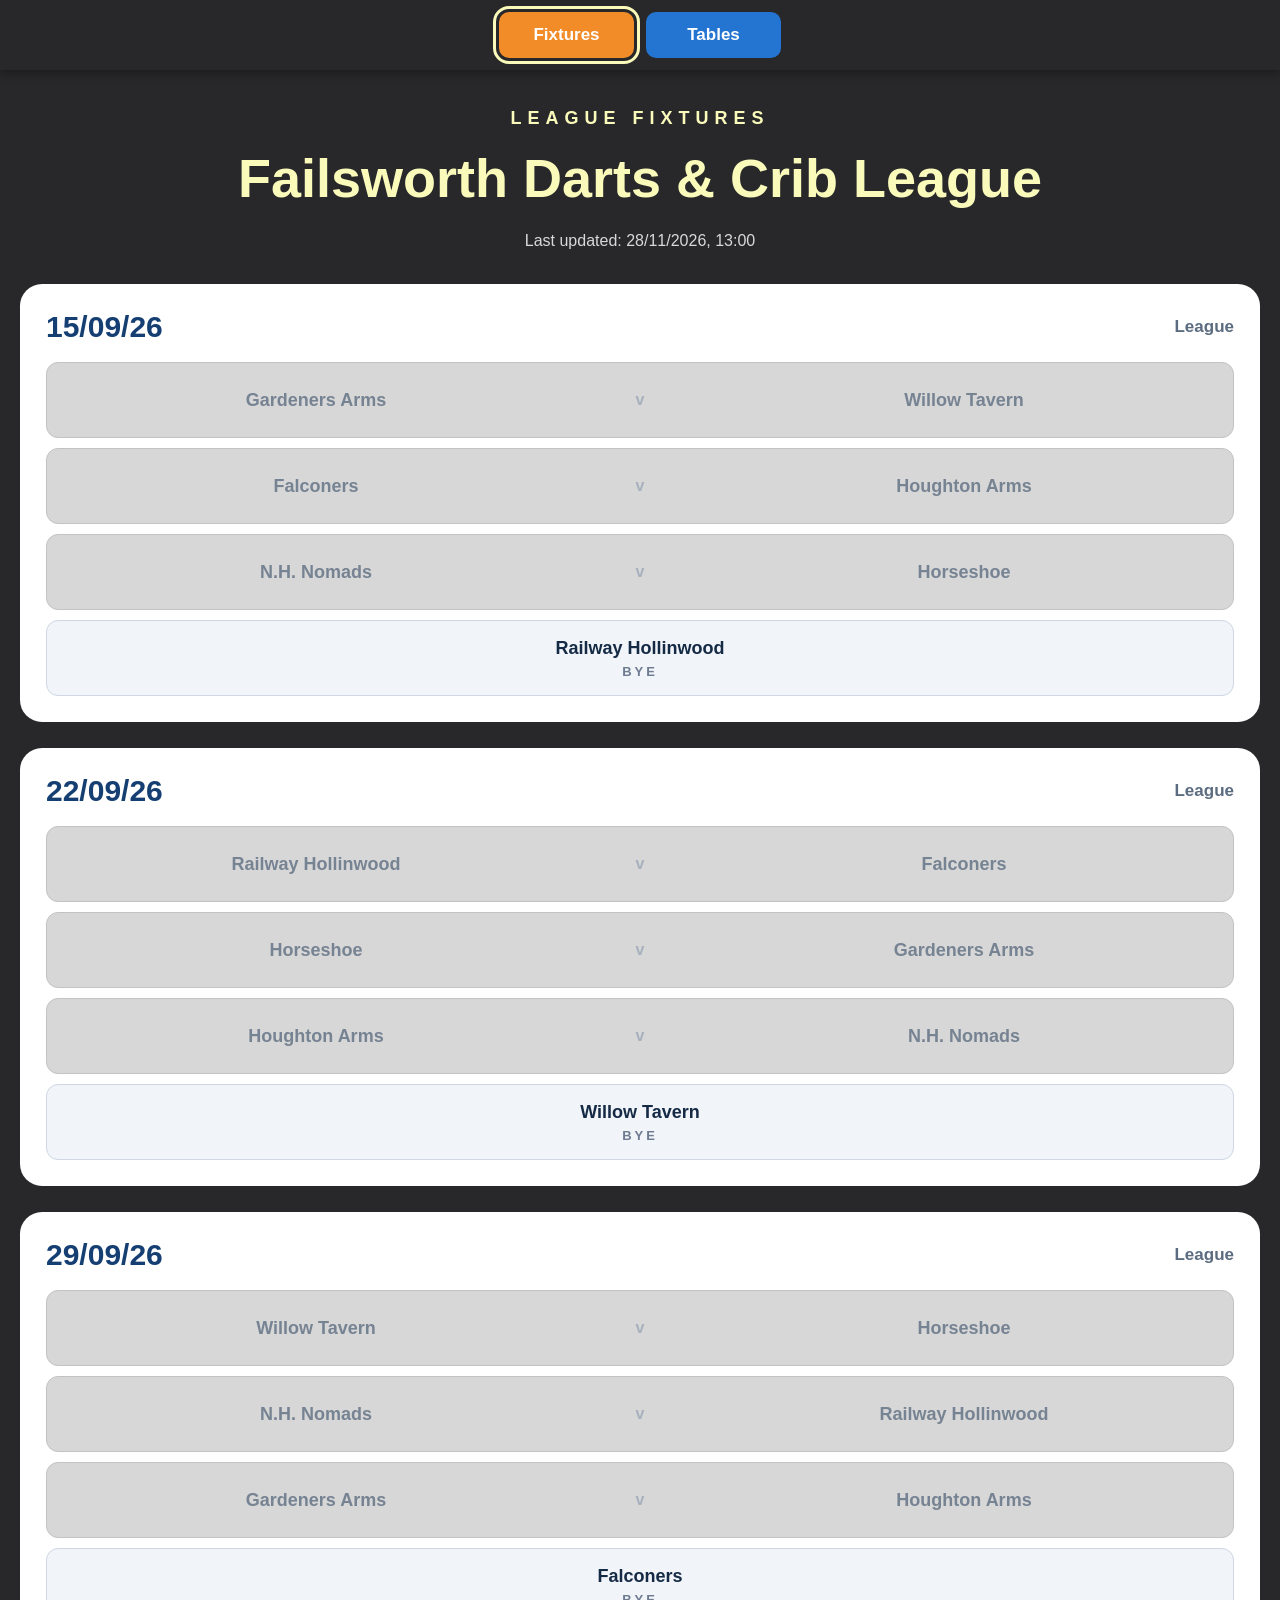
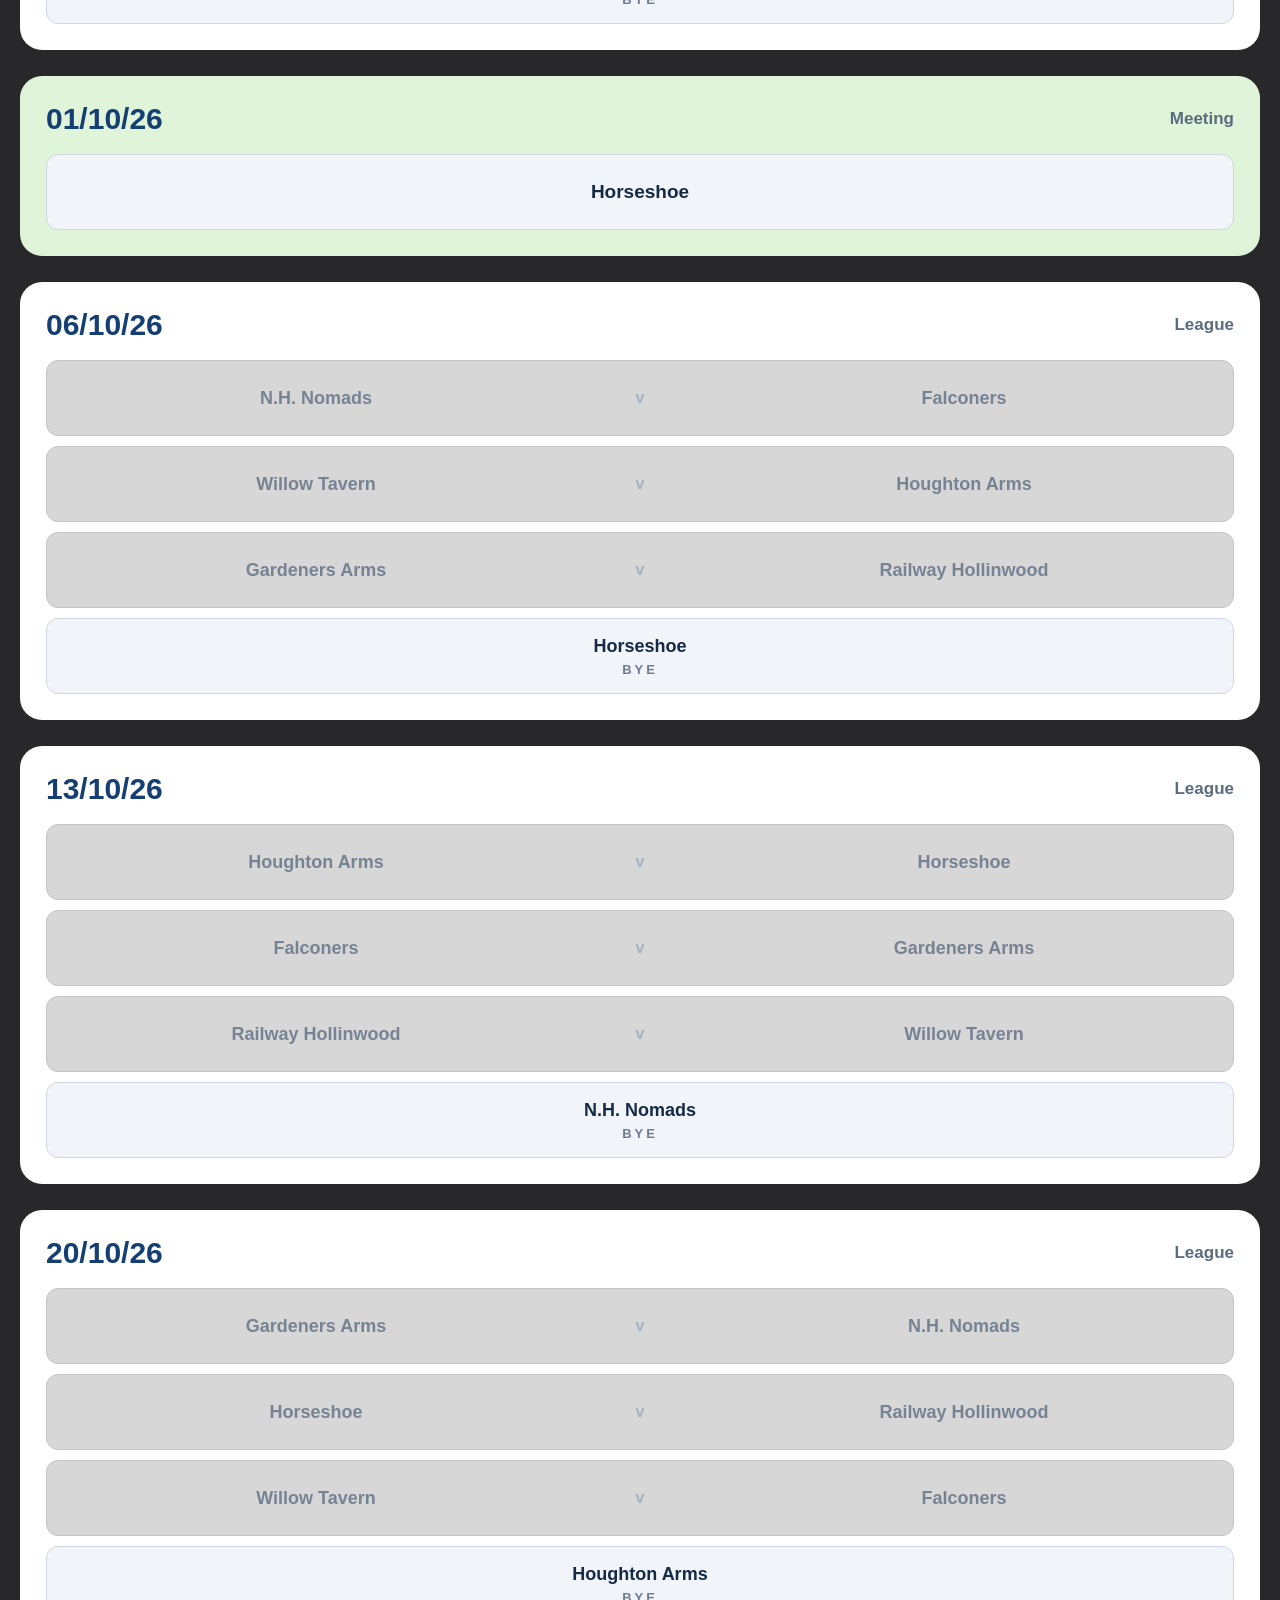
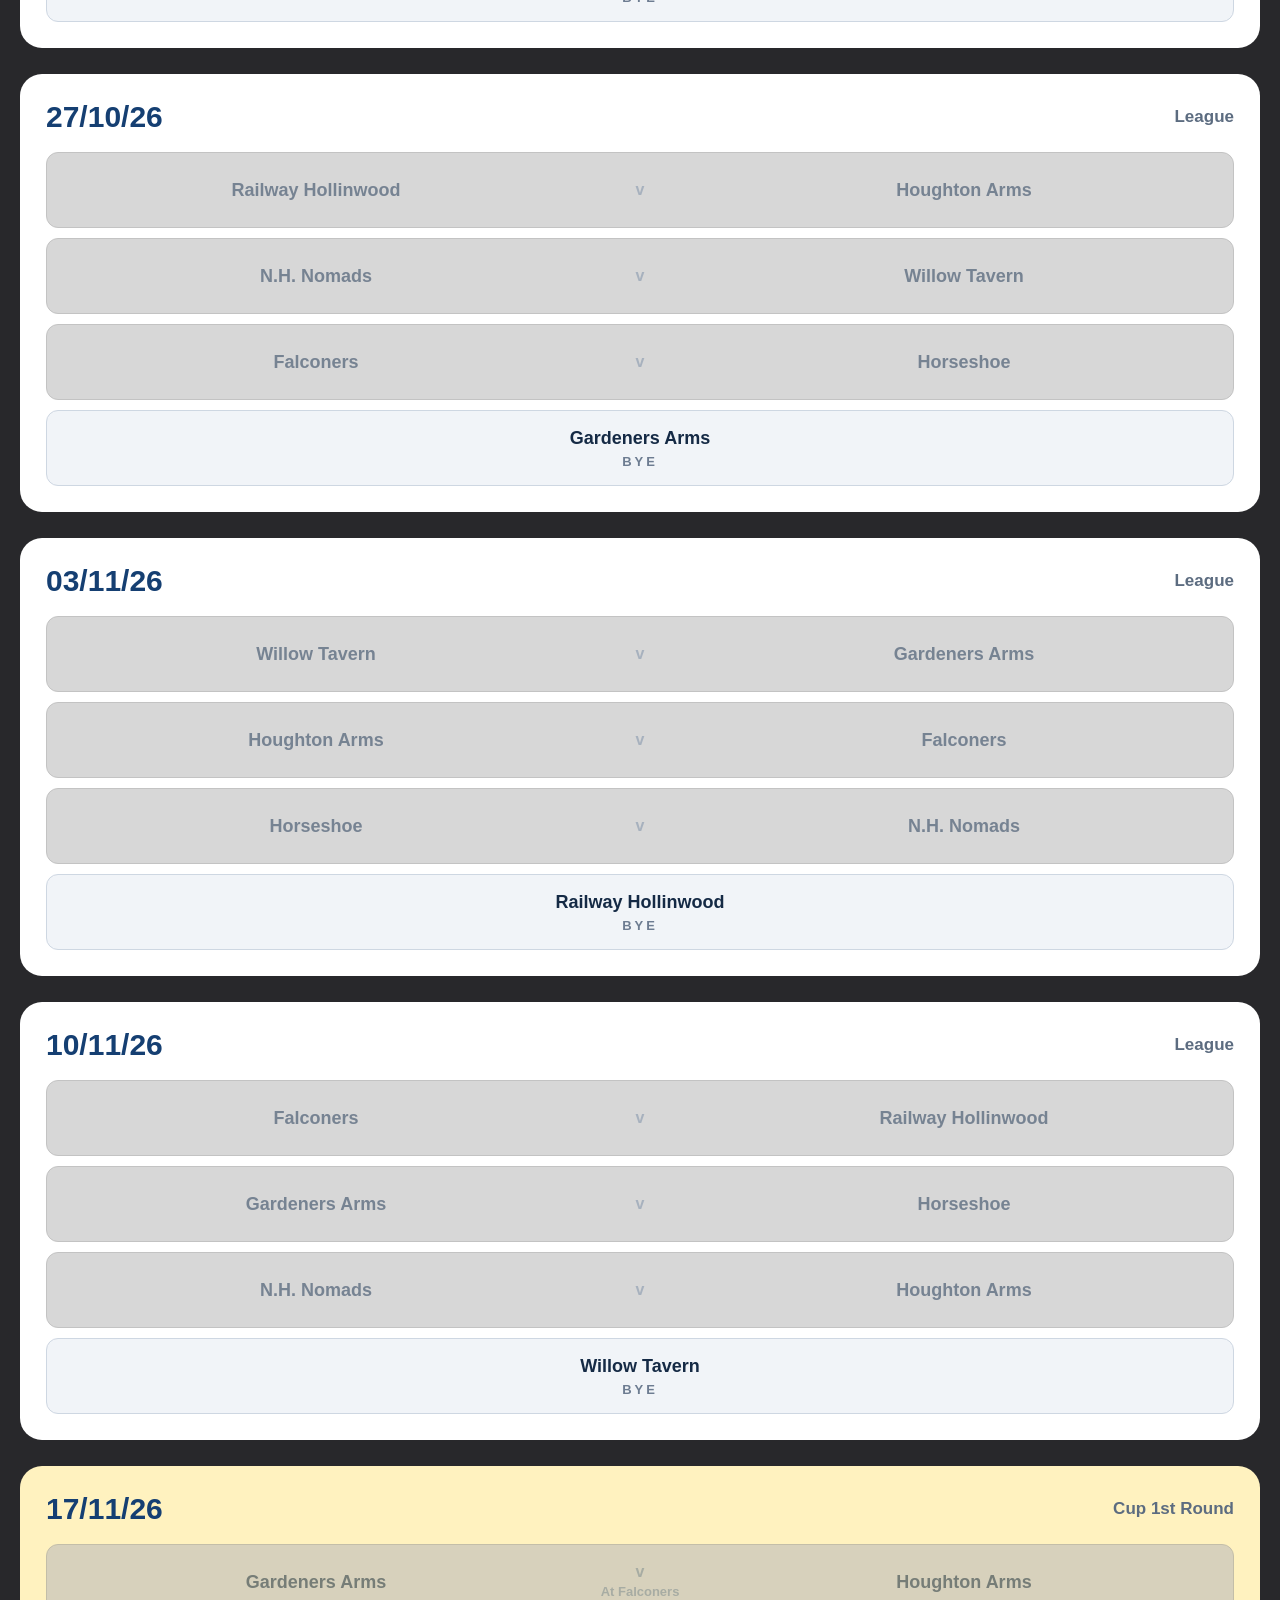
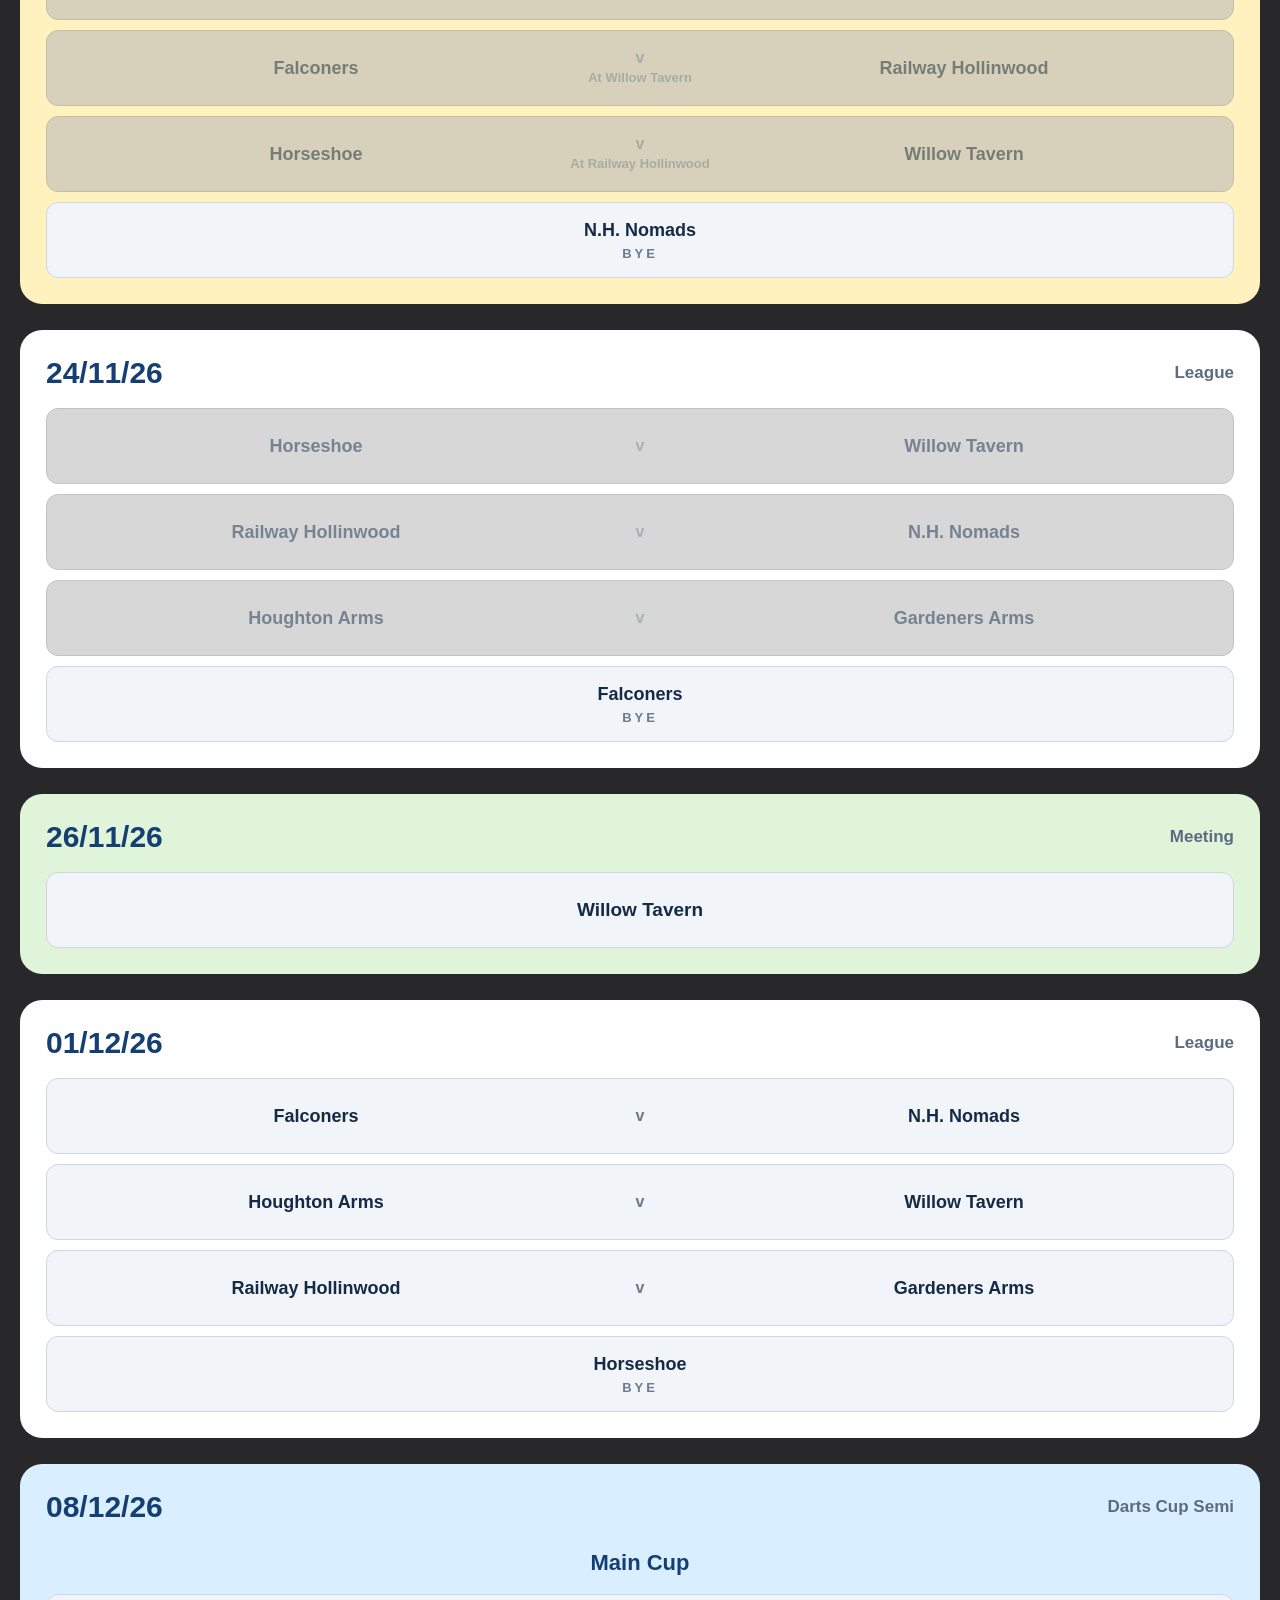
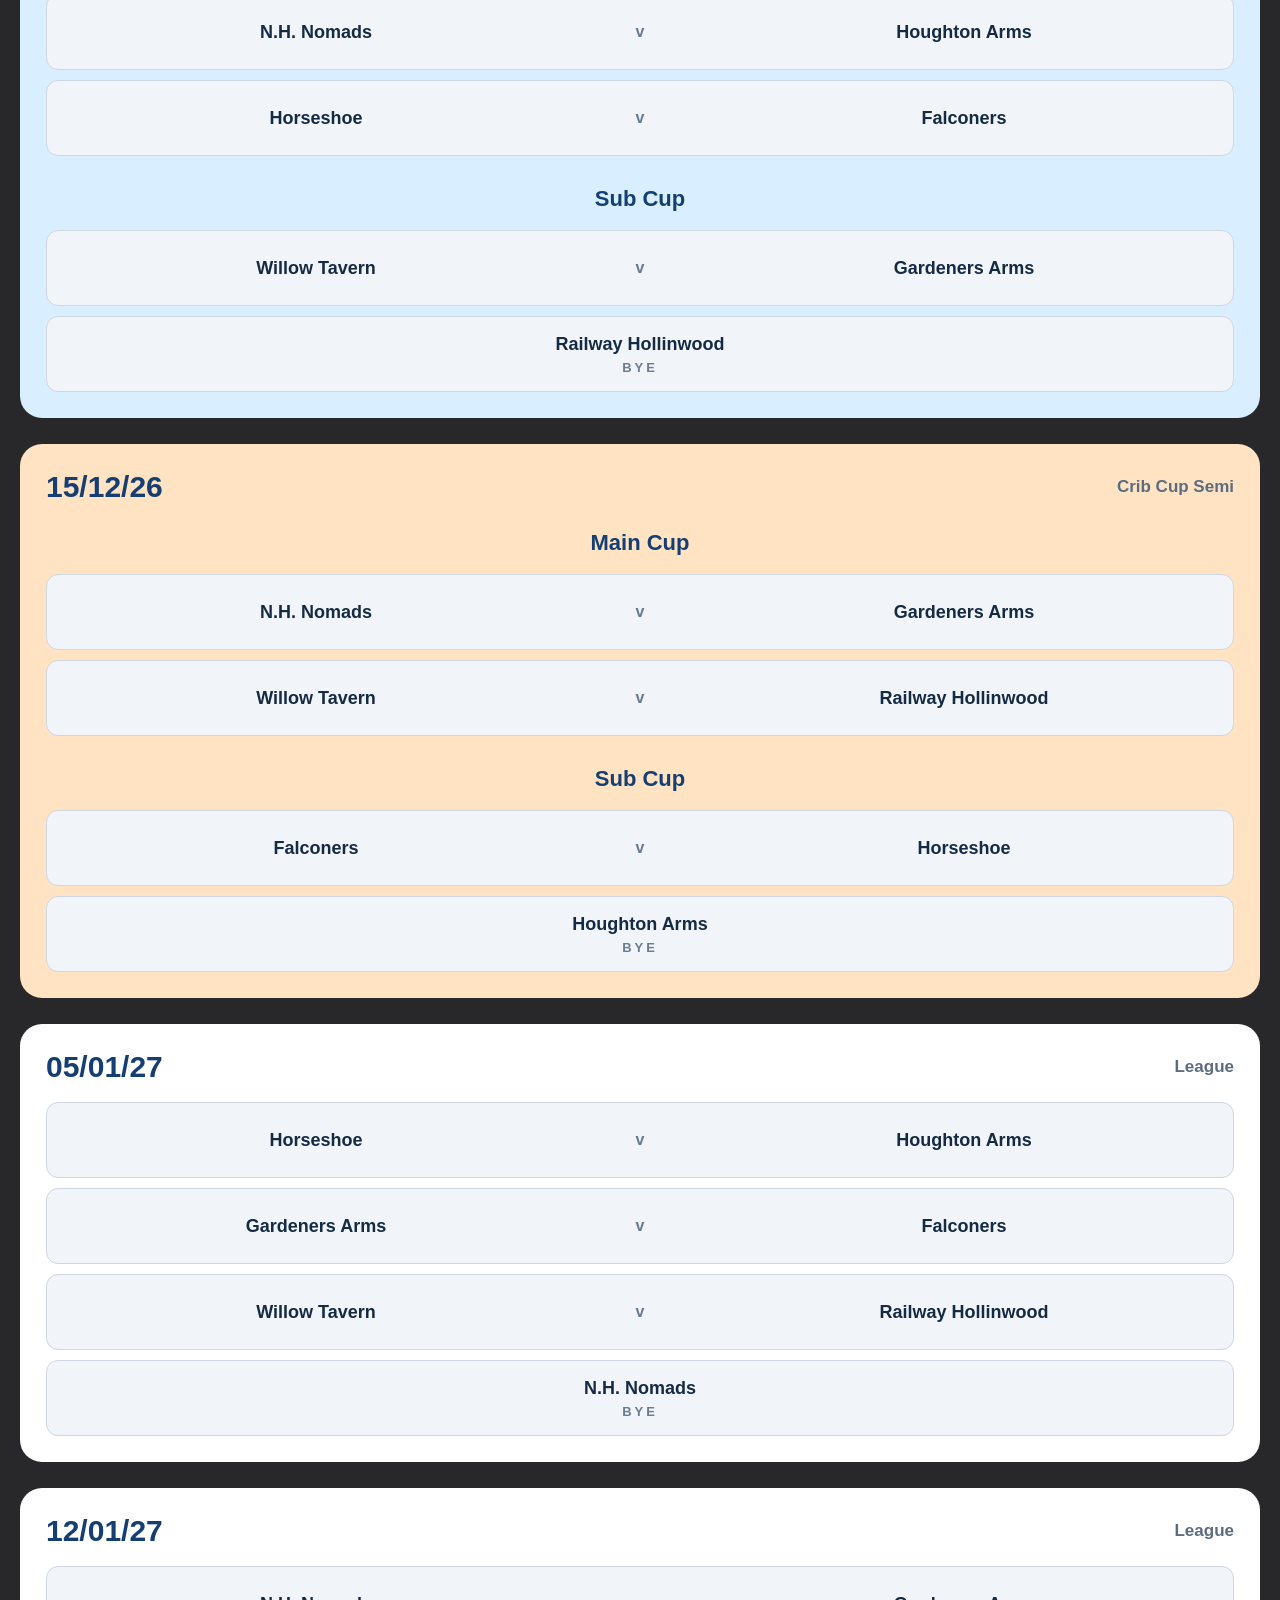
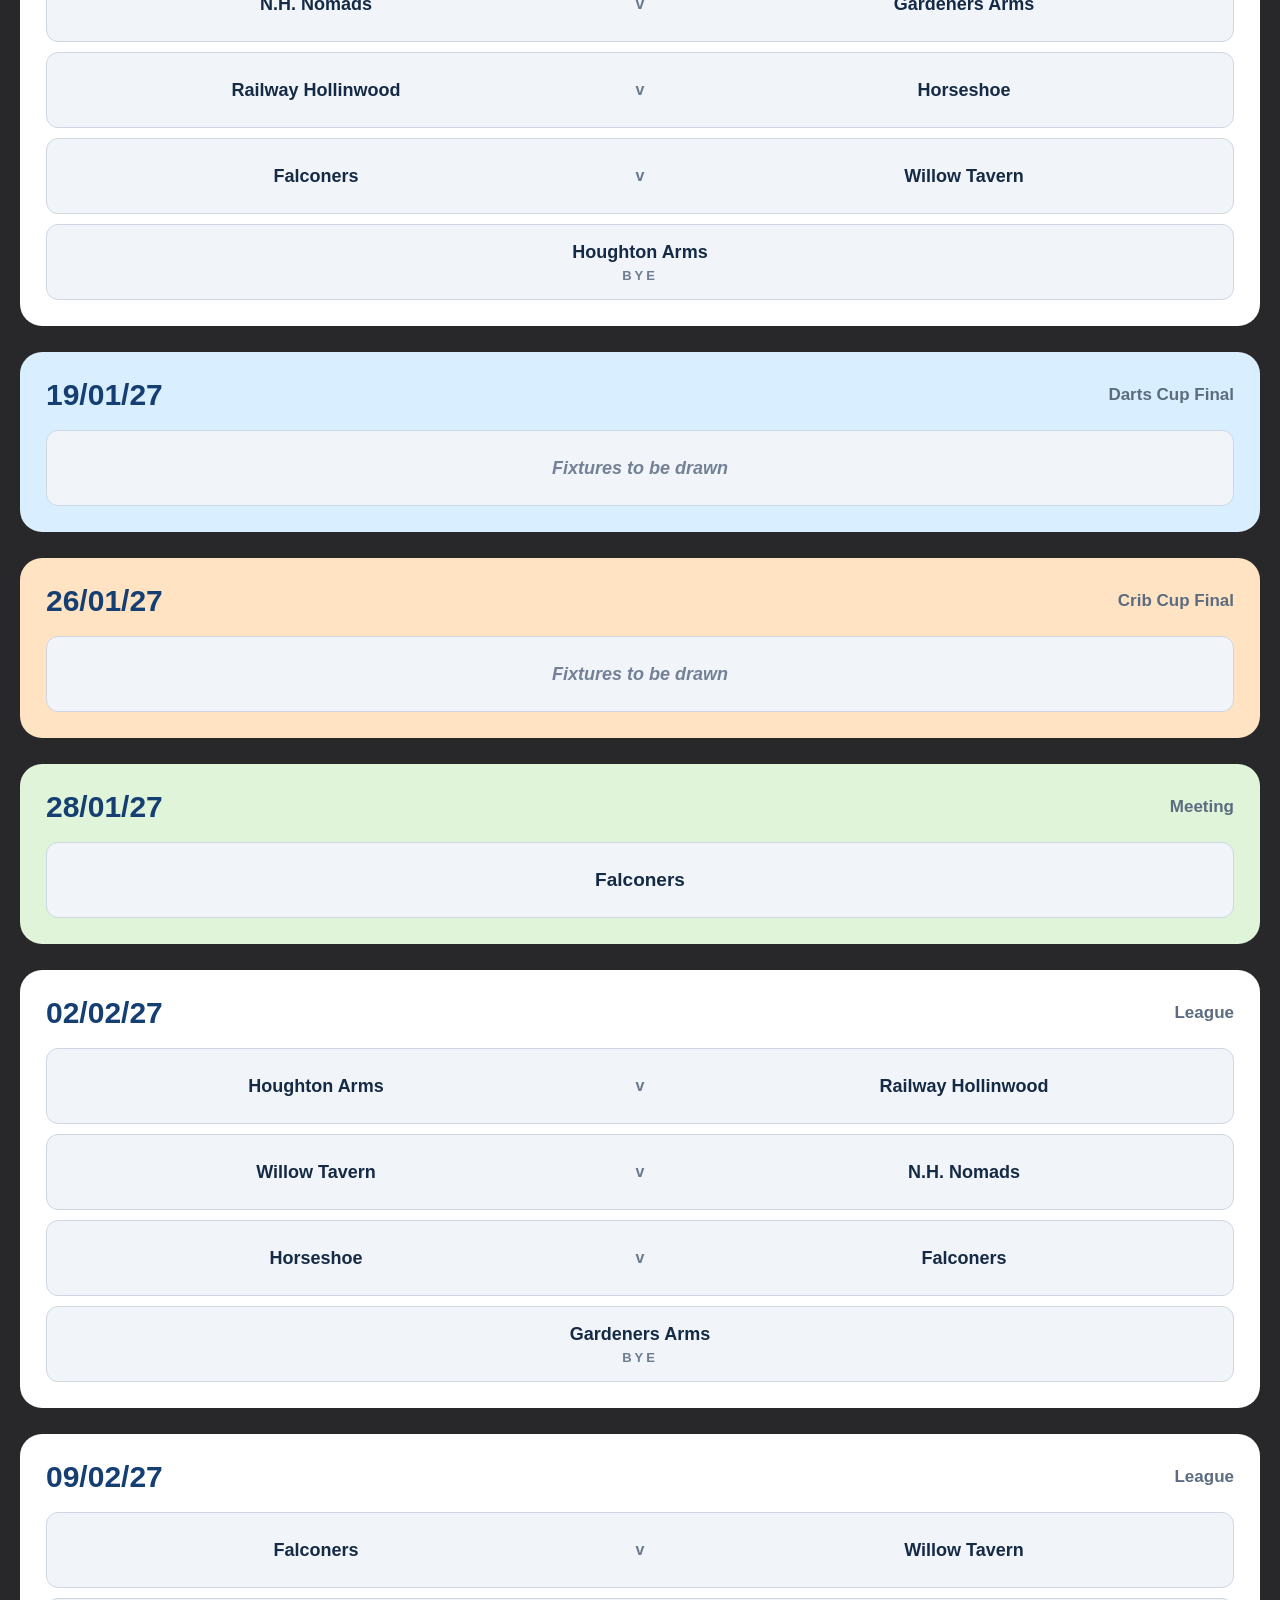
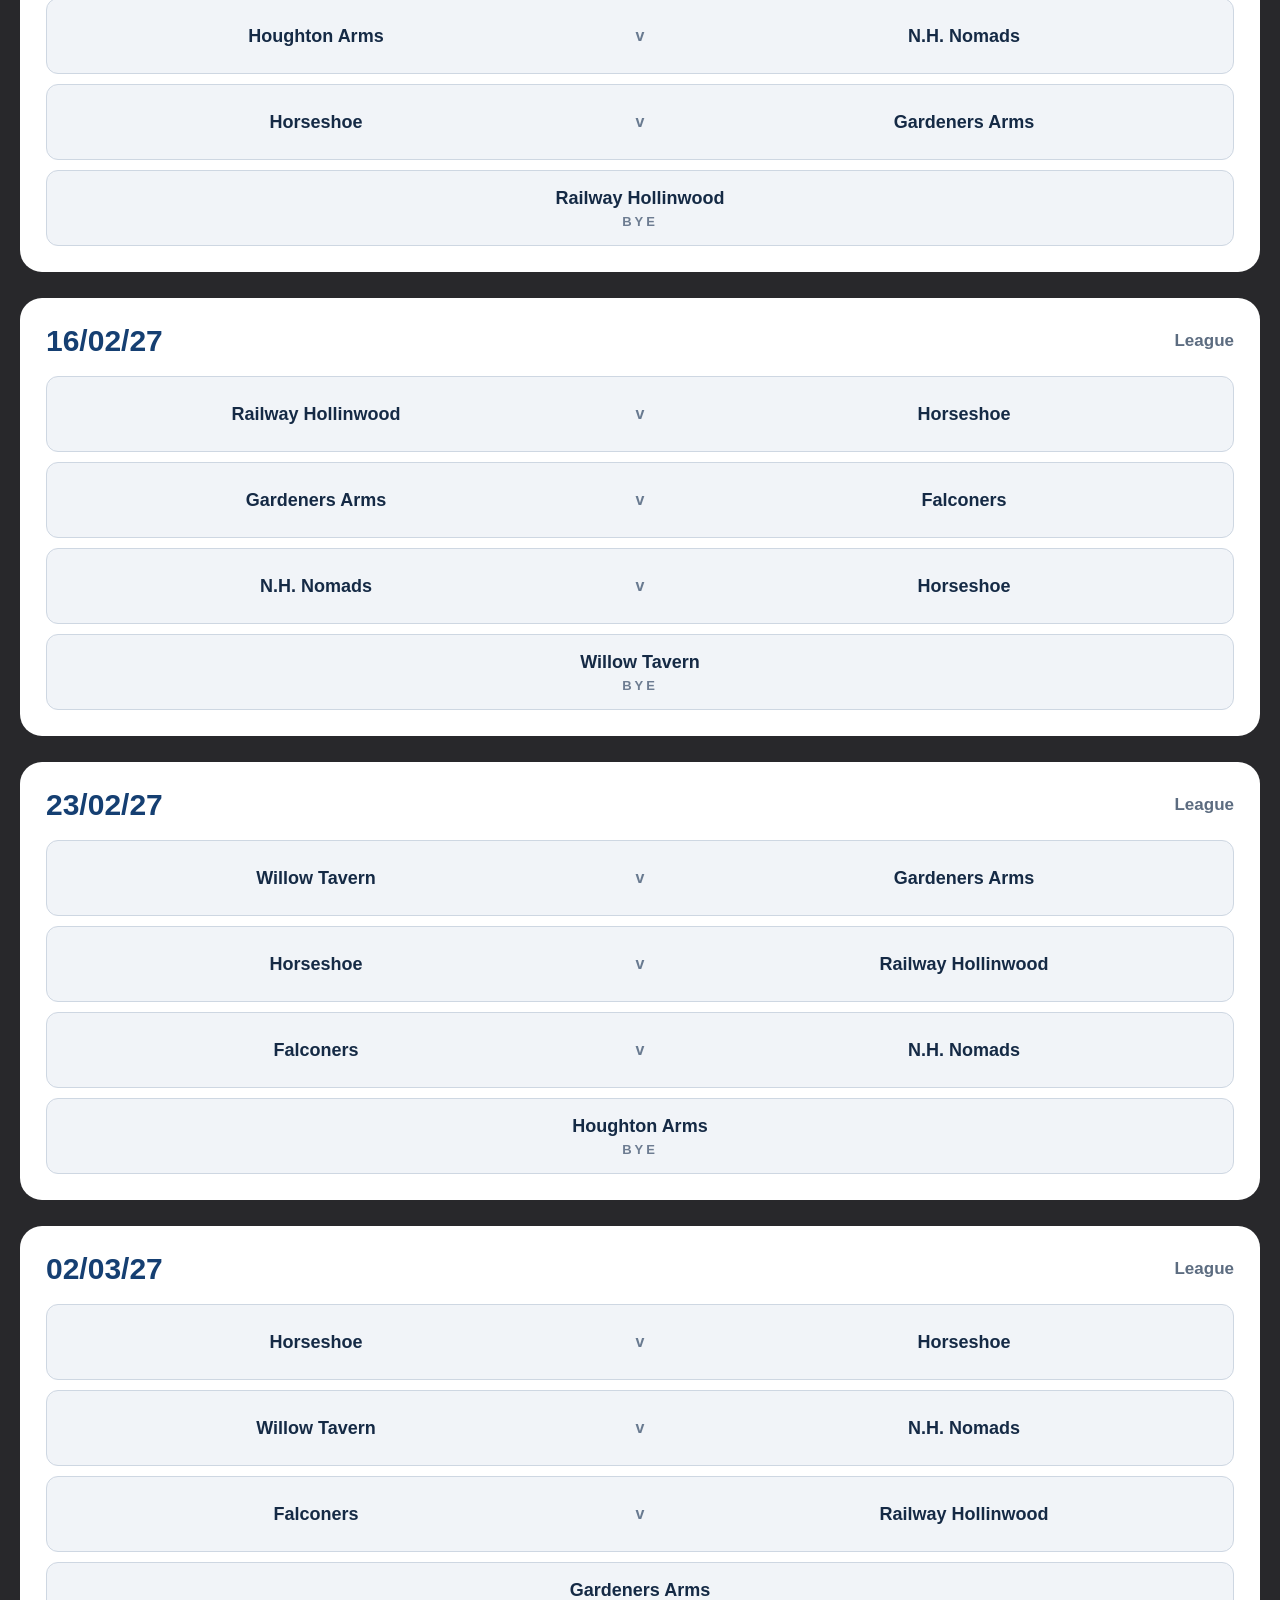
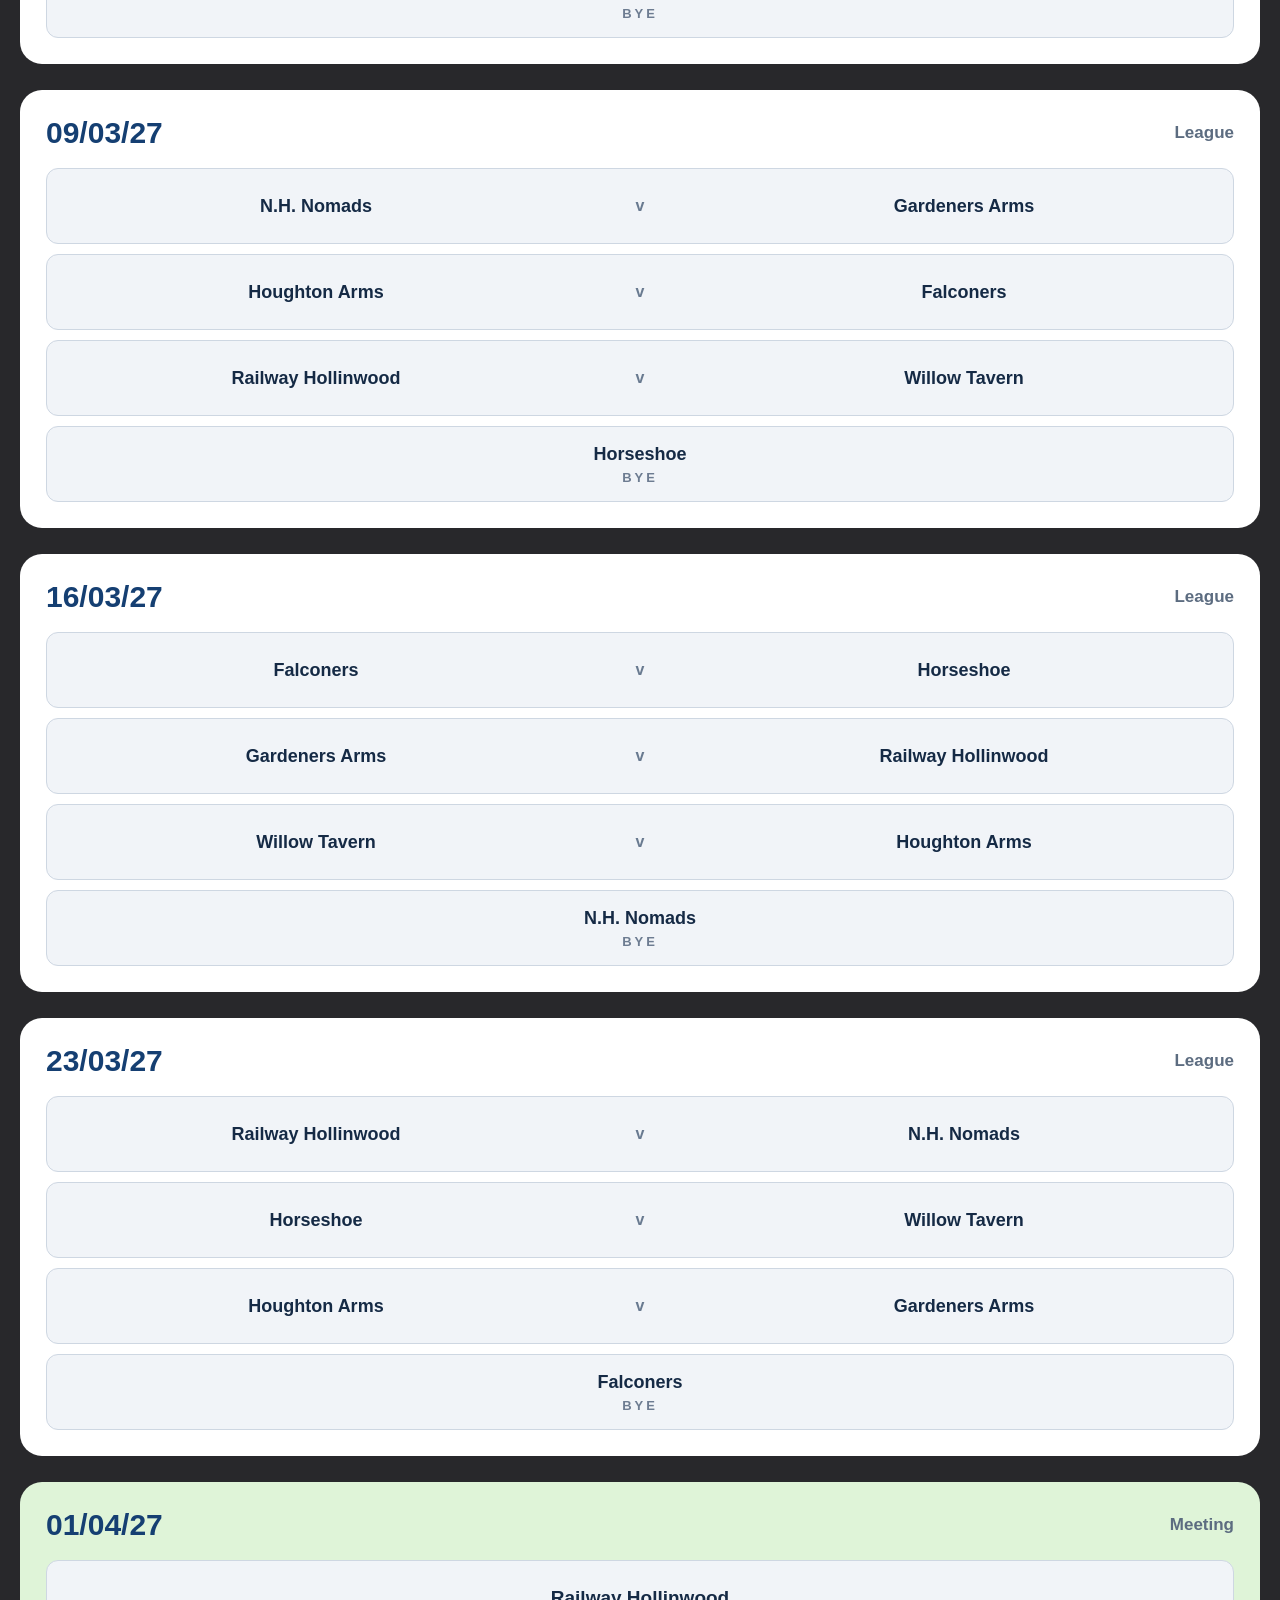
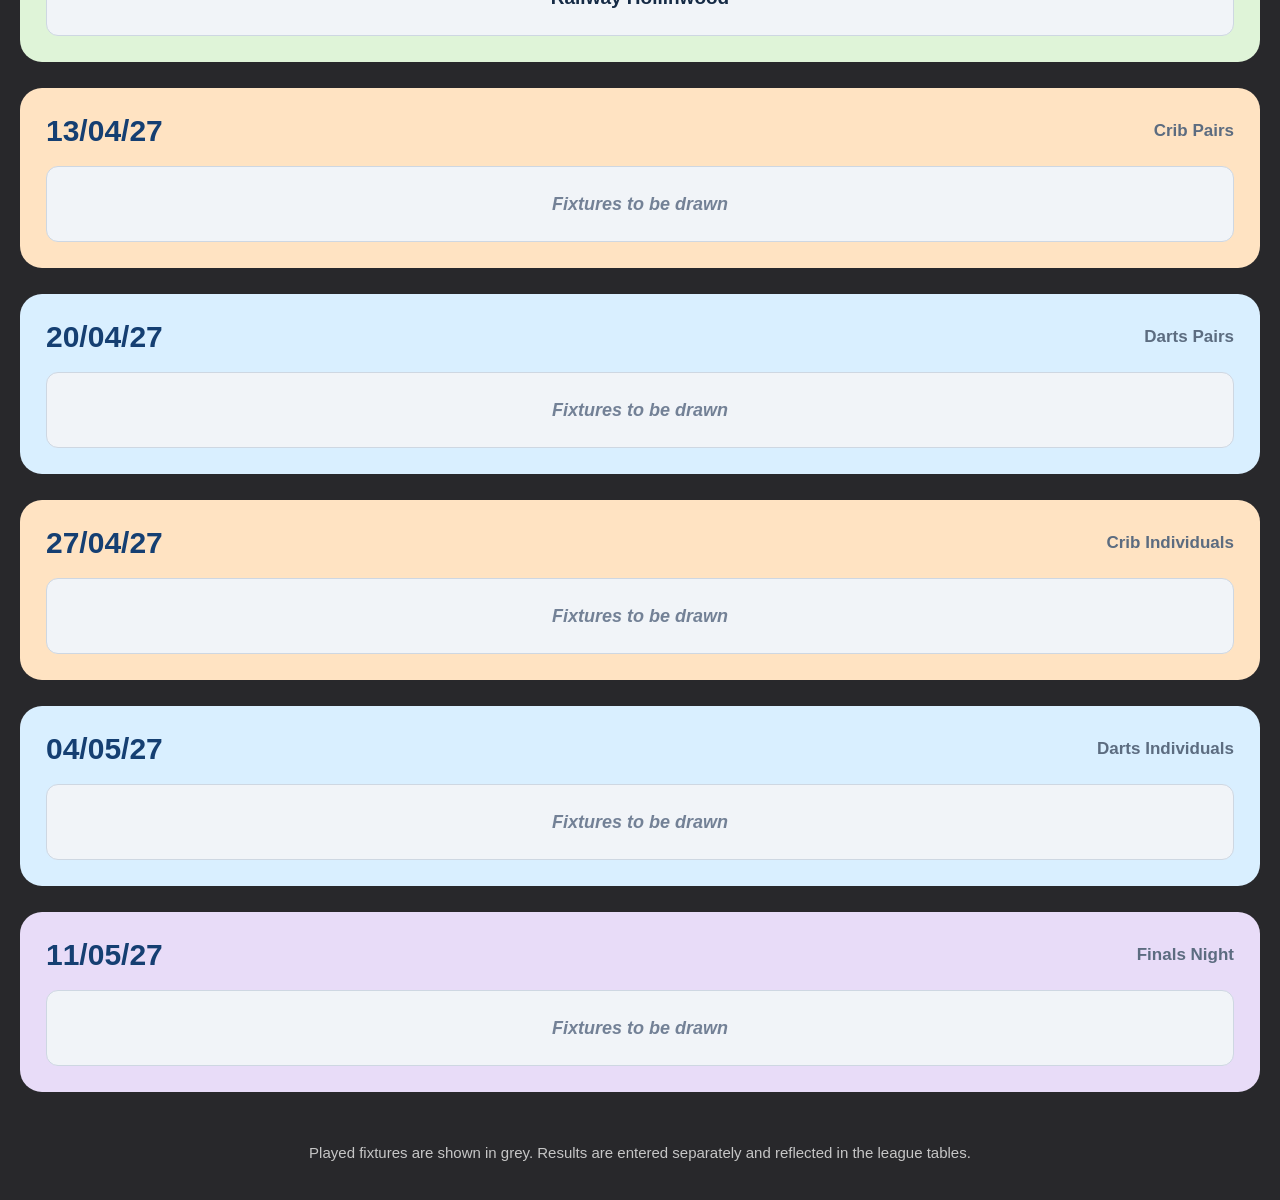
<file: index.html>
<!DOCTYPE html>
<html lang="en">

<head>

    <meta charset="UTF-8">

    <meta
        name="viewport"
        content="width=device-width, initial-scale=1.0"
    >

    <title>
        Failsworth Darts & Crib League Fixtures
    </title>

    <link
        rel="stylesheet"
        href="styles.css?v=5"
    >

</head>


<body class="fixtures-page">


    <header class="site-header">

        <p class="eyebrow">
            LEAGUE FIXTURES
        </p>

        <h1>
            Failsworth Darts & Crib League
        </h1>


        <nav class="top-nav">

            <a
                href="index.html"
                class="fixtures-button active"
            >
                Fixtures
            </a>

            <a
                href="tables.html"
                class="tables-button"
            >
                Tables
            </a>

        </nav>


        <p
            id="updated"
            class="updated"
        >
            Loading fixtures...
        </p>

    </header>


    <main class="page-wrap">

        <div id="fixtures"></div>

    </main>


    <footer class="site-footer">

        Played fixtures are shown in grey.
        Results are entered separately and reflected
        in the league tables.

    </footer>


     <script src="app.js?v=4"></script>

</body>

</html>
</file>
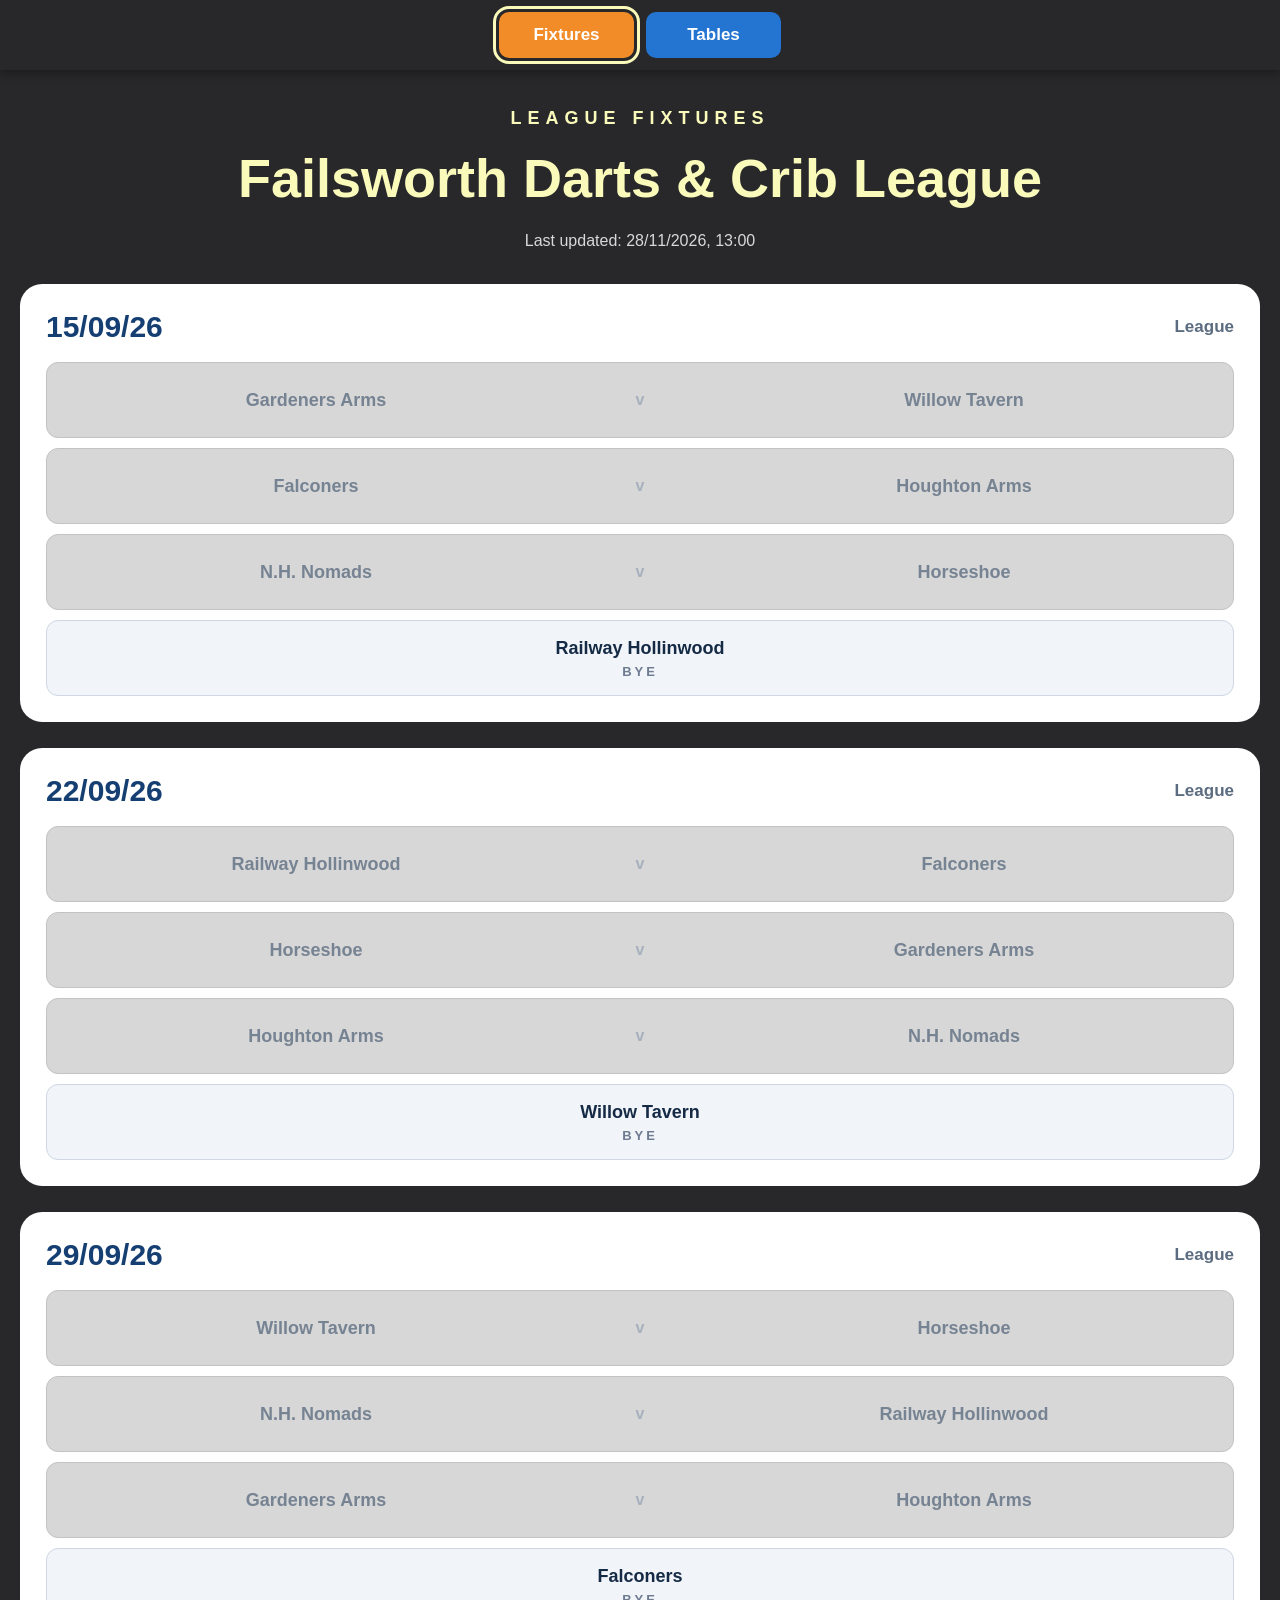
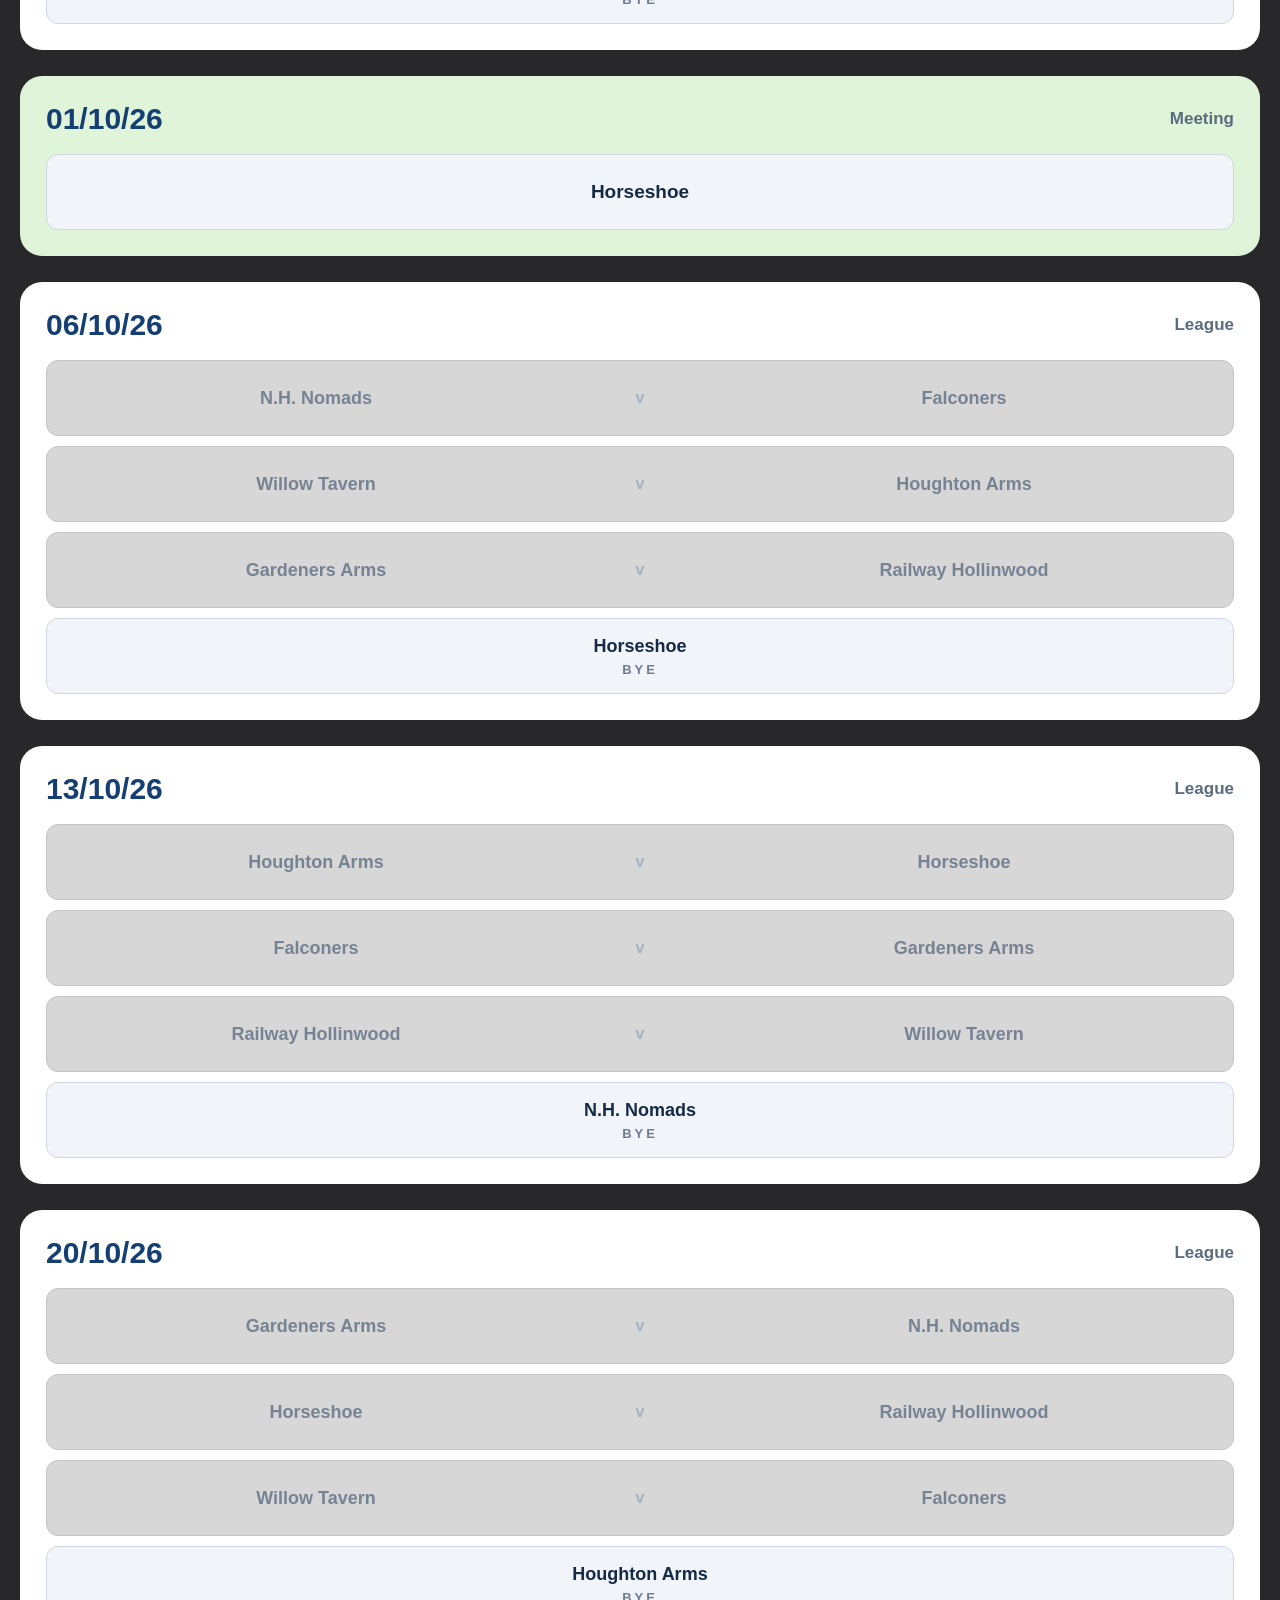
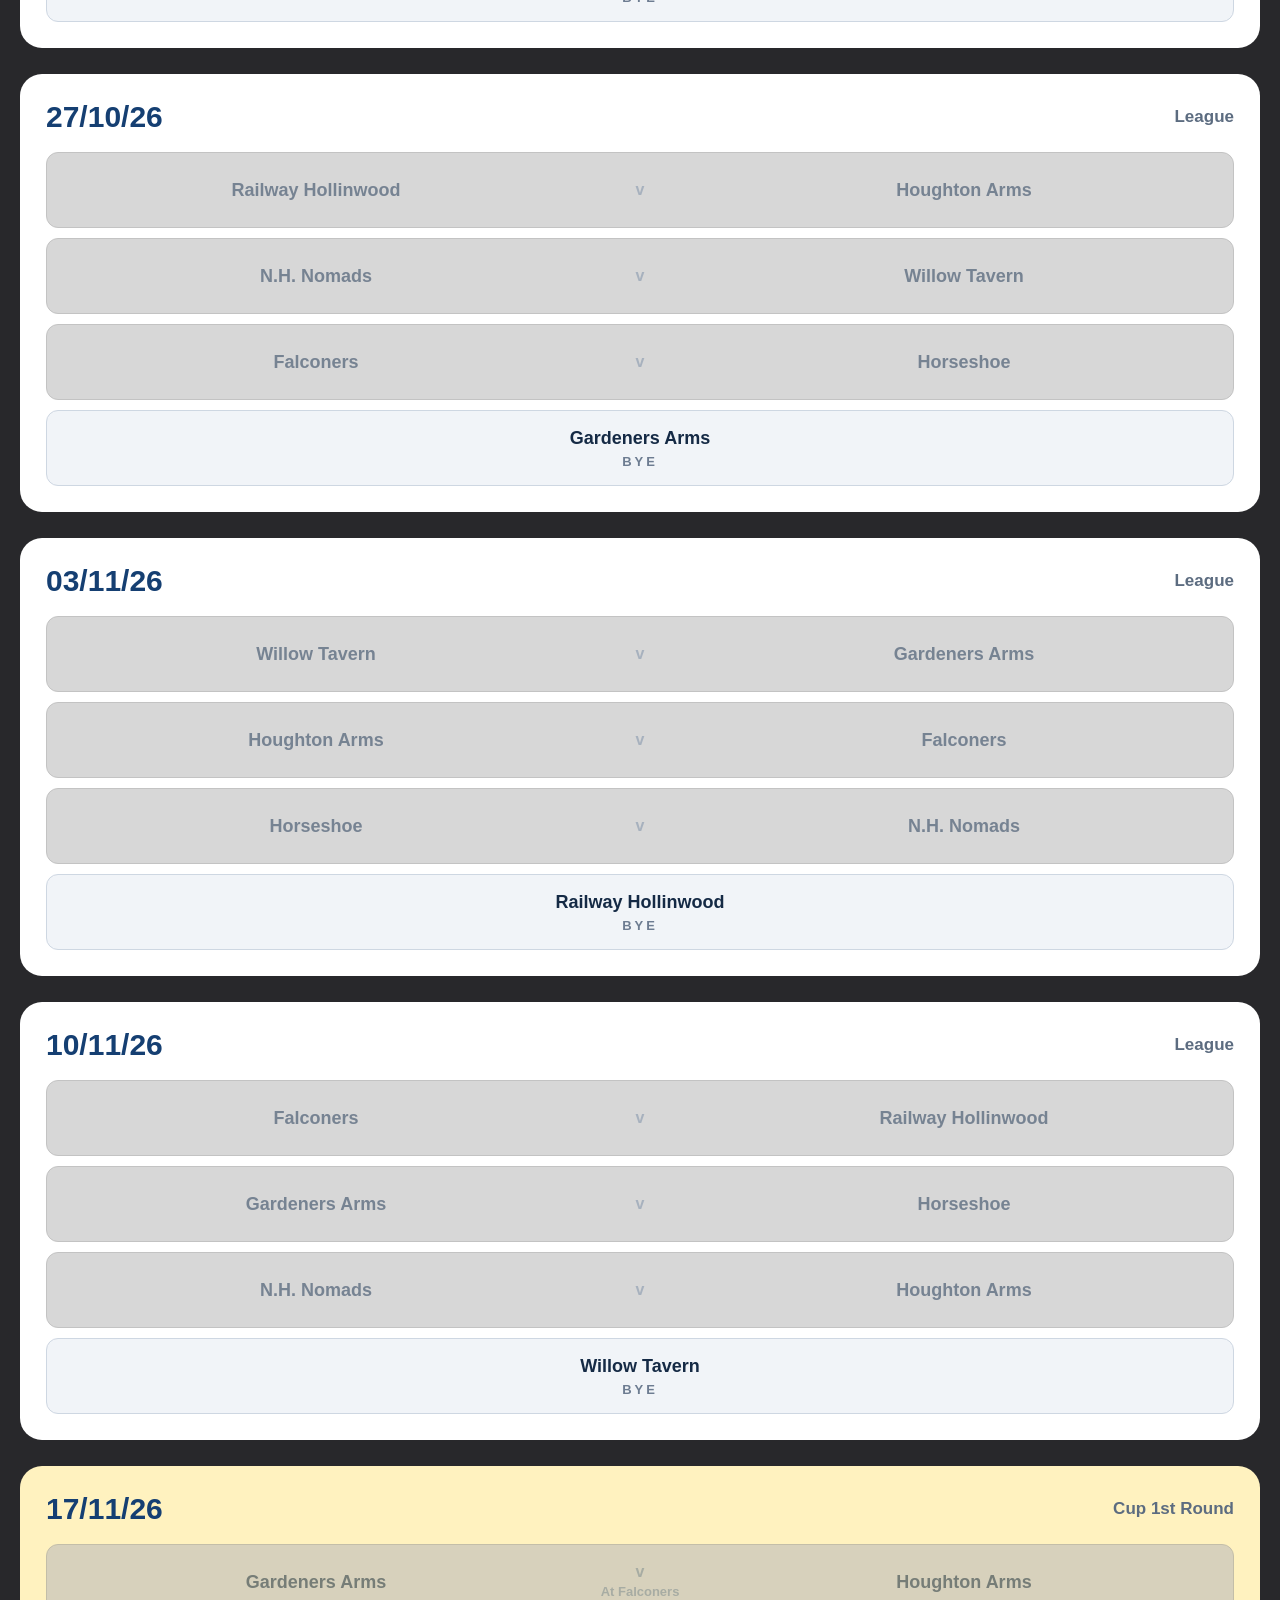
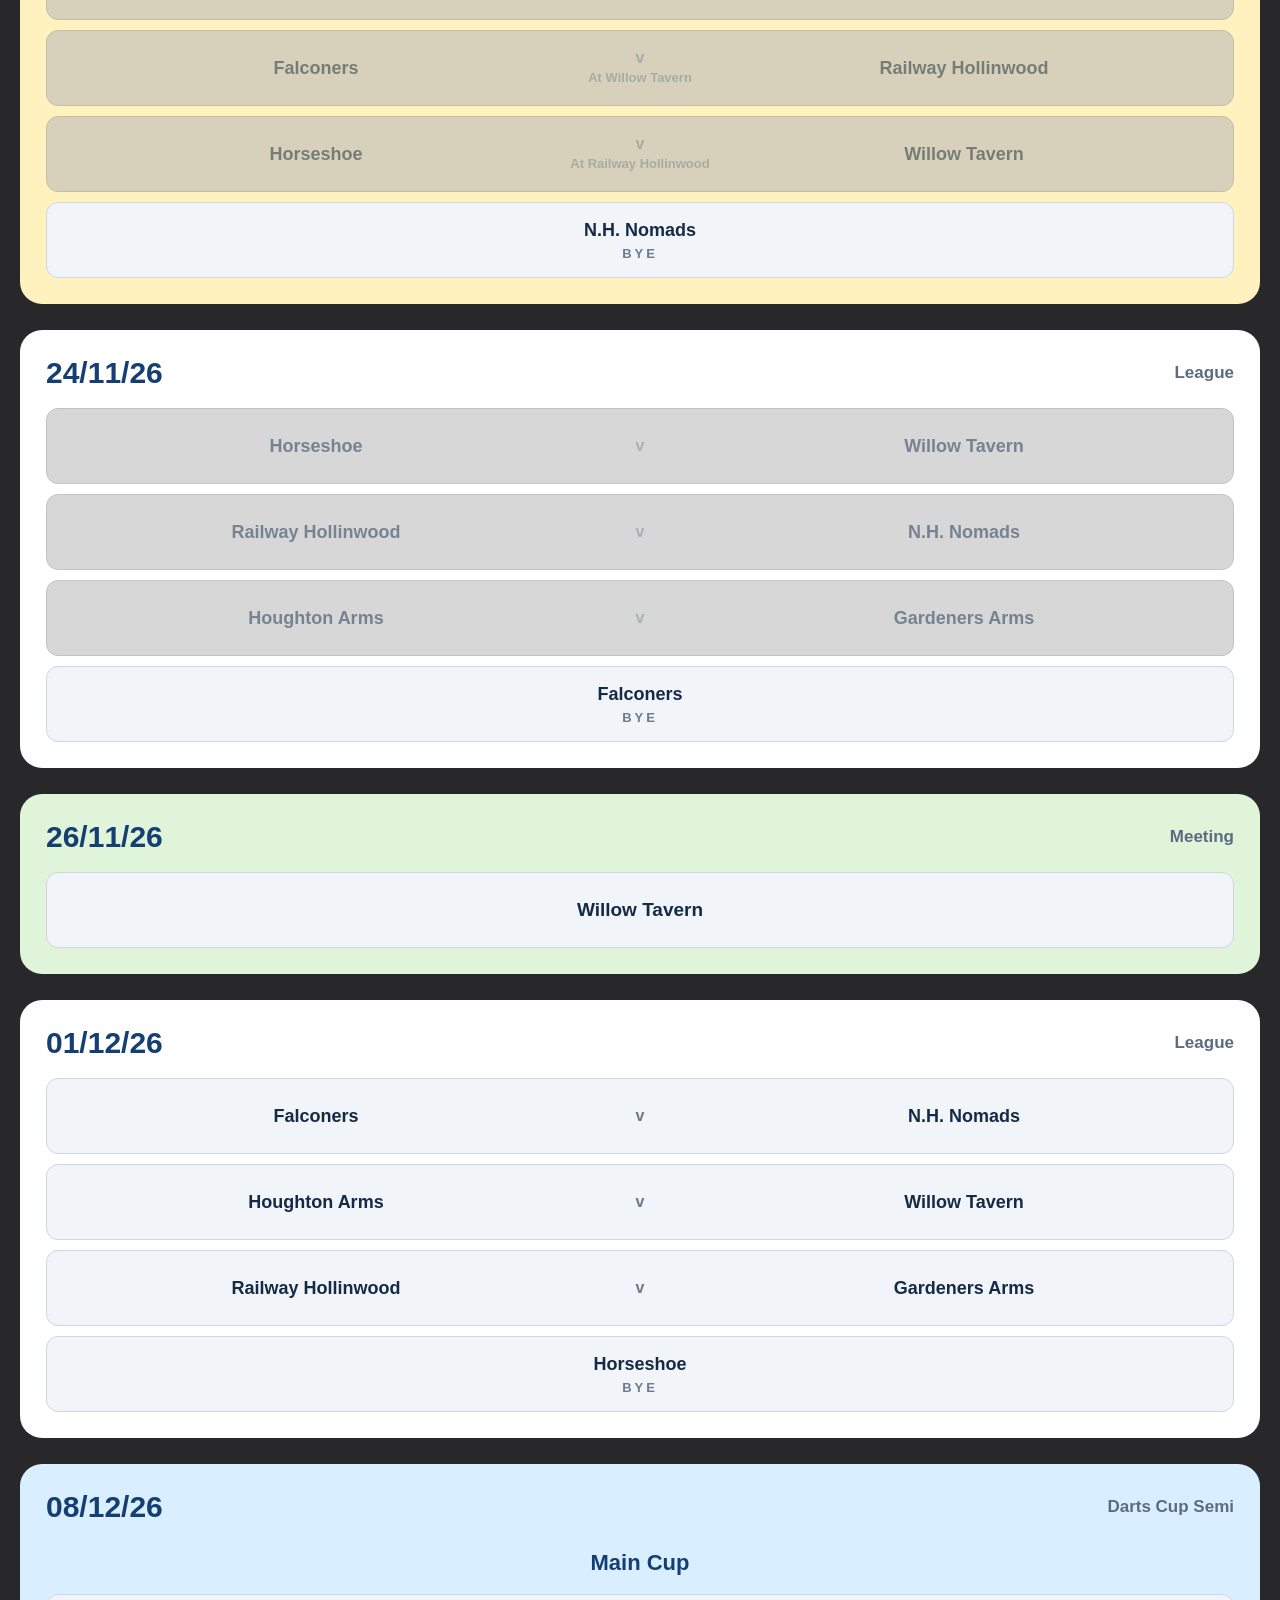
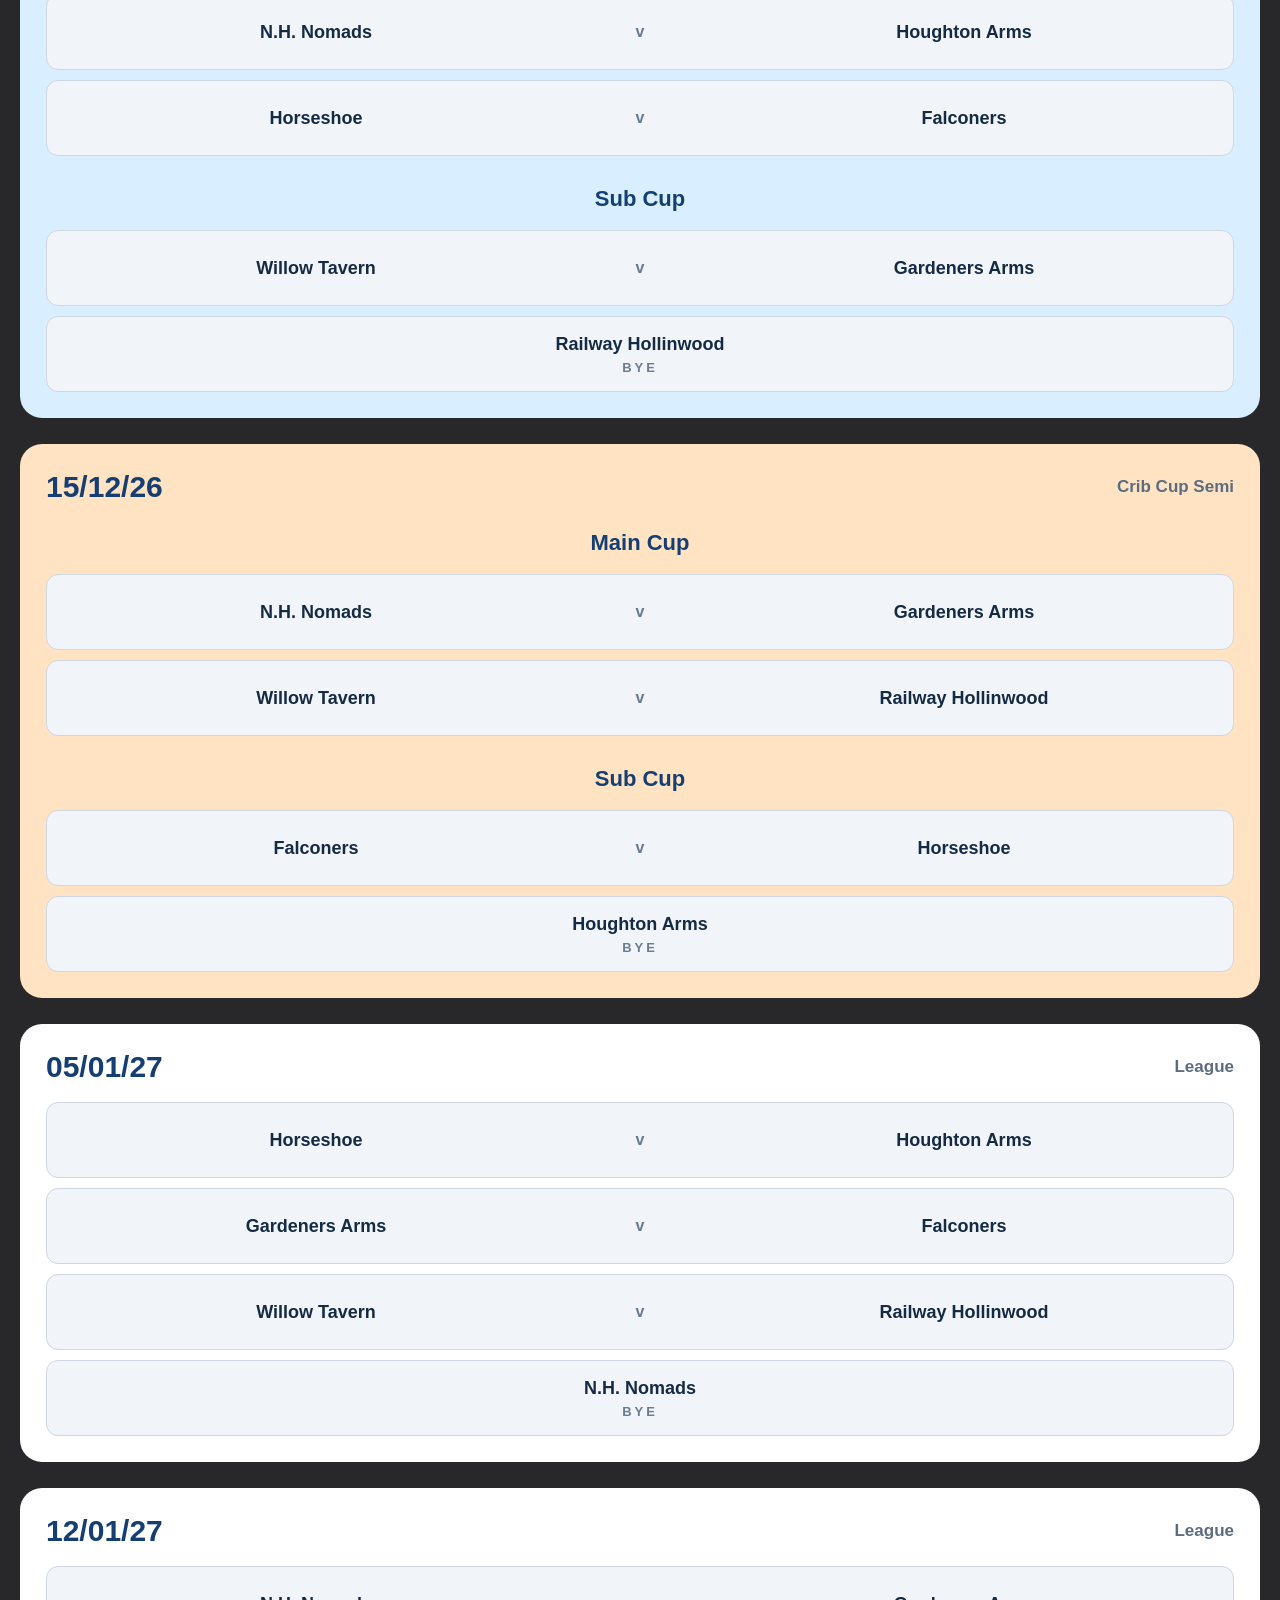
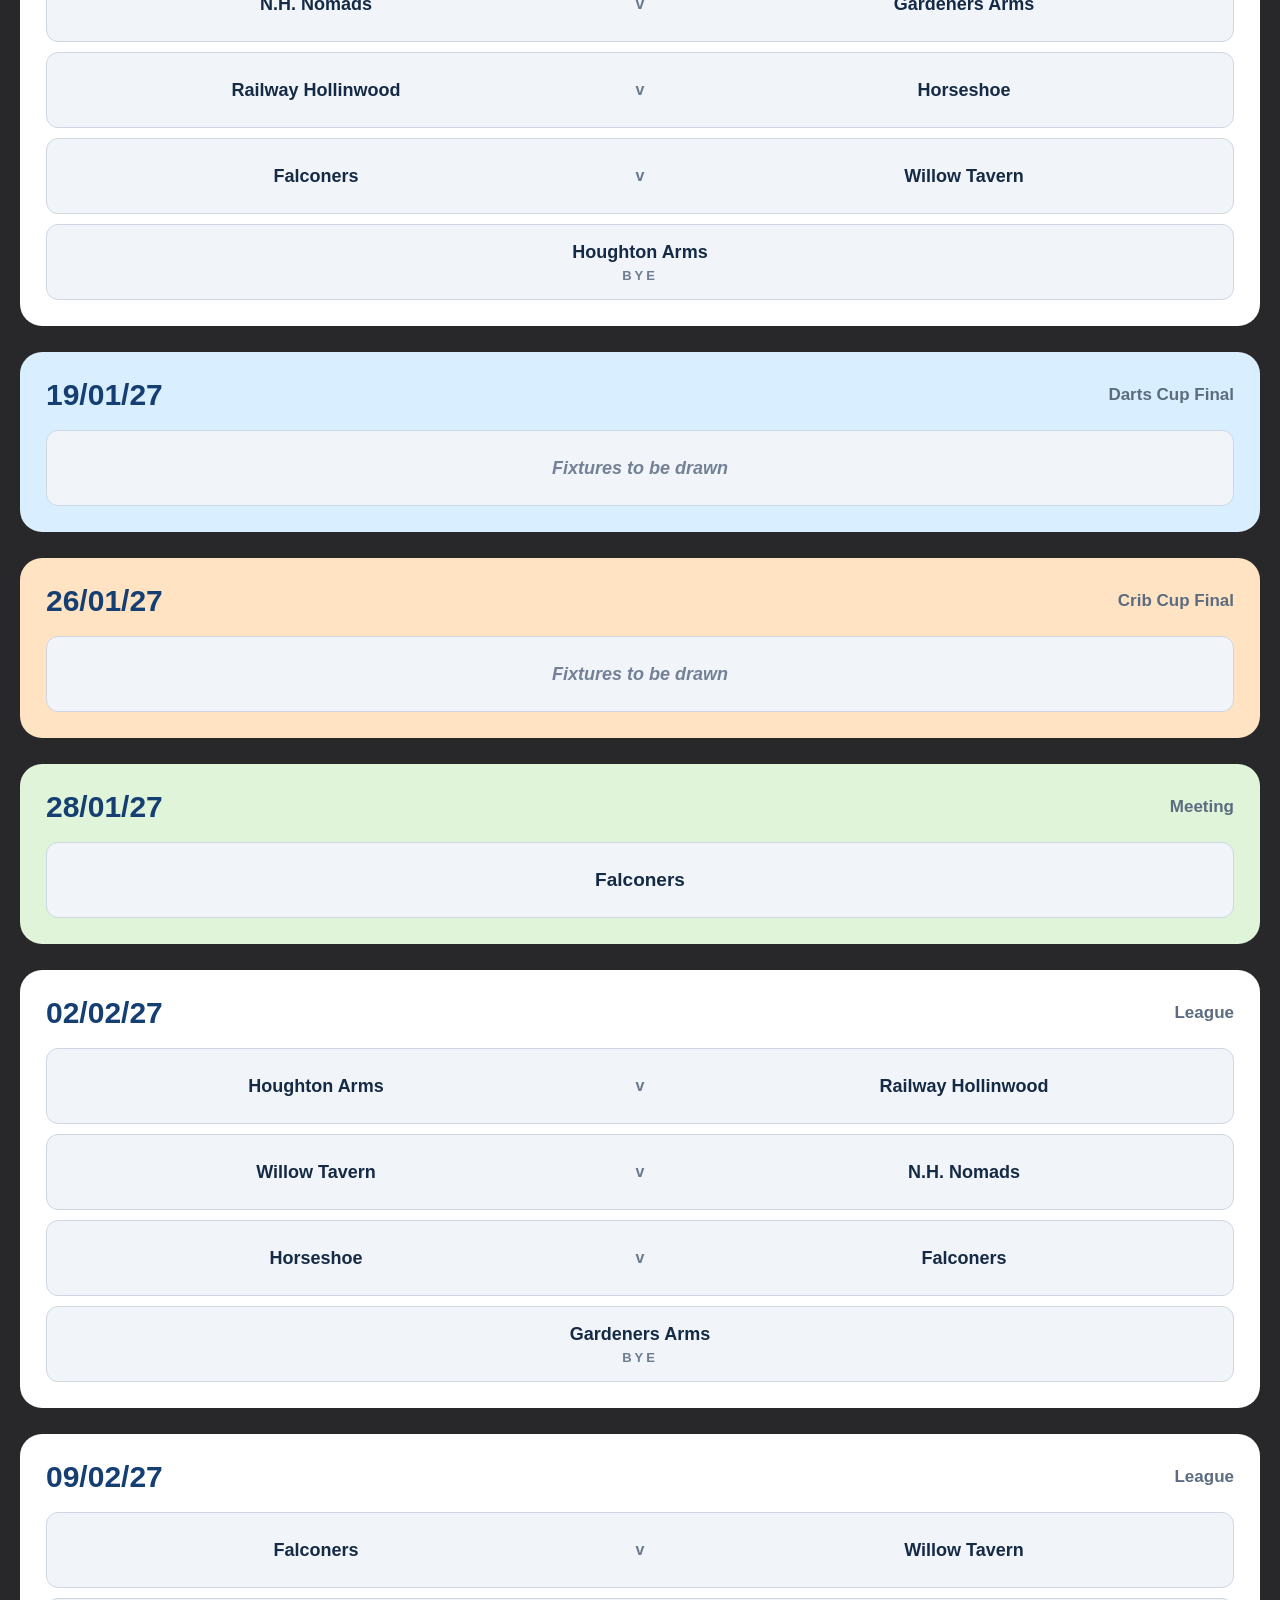
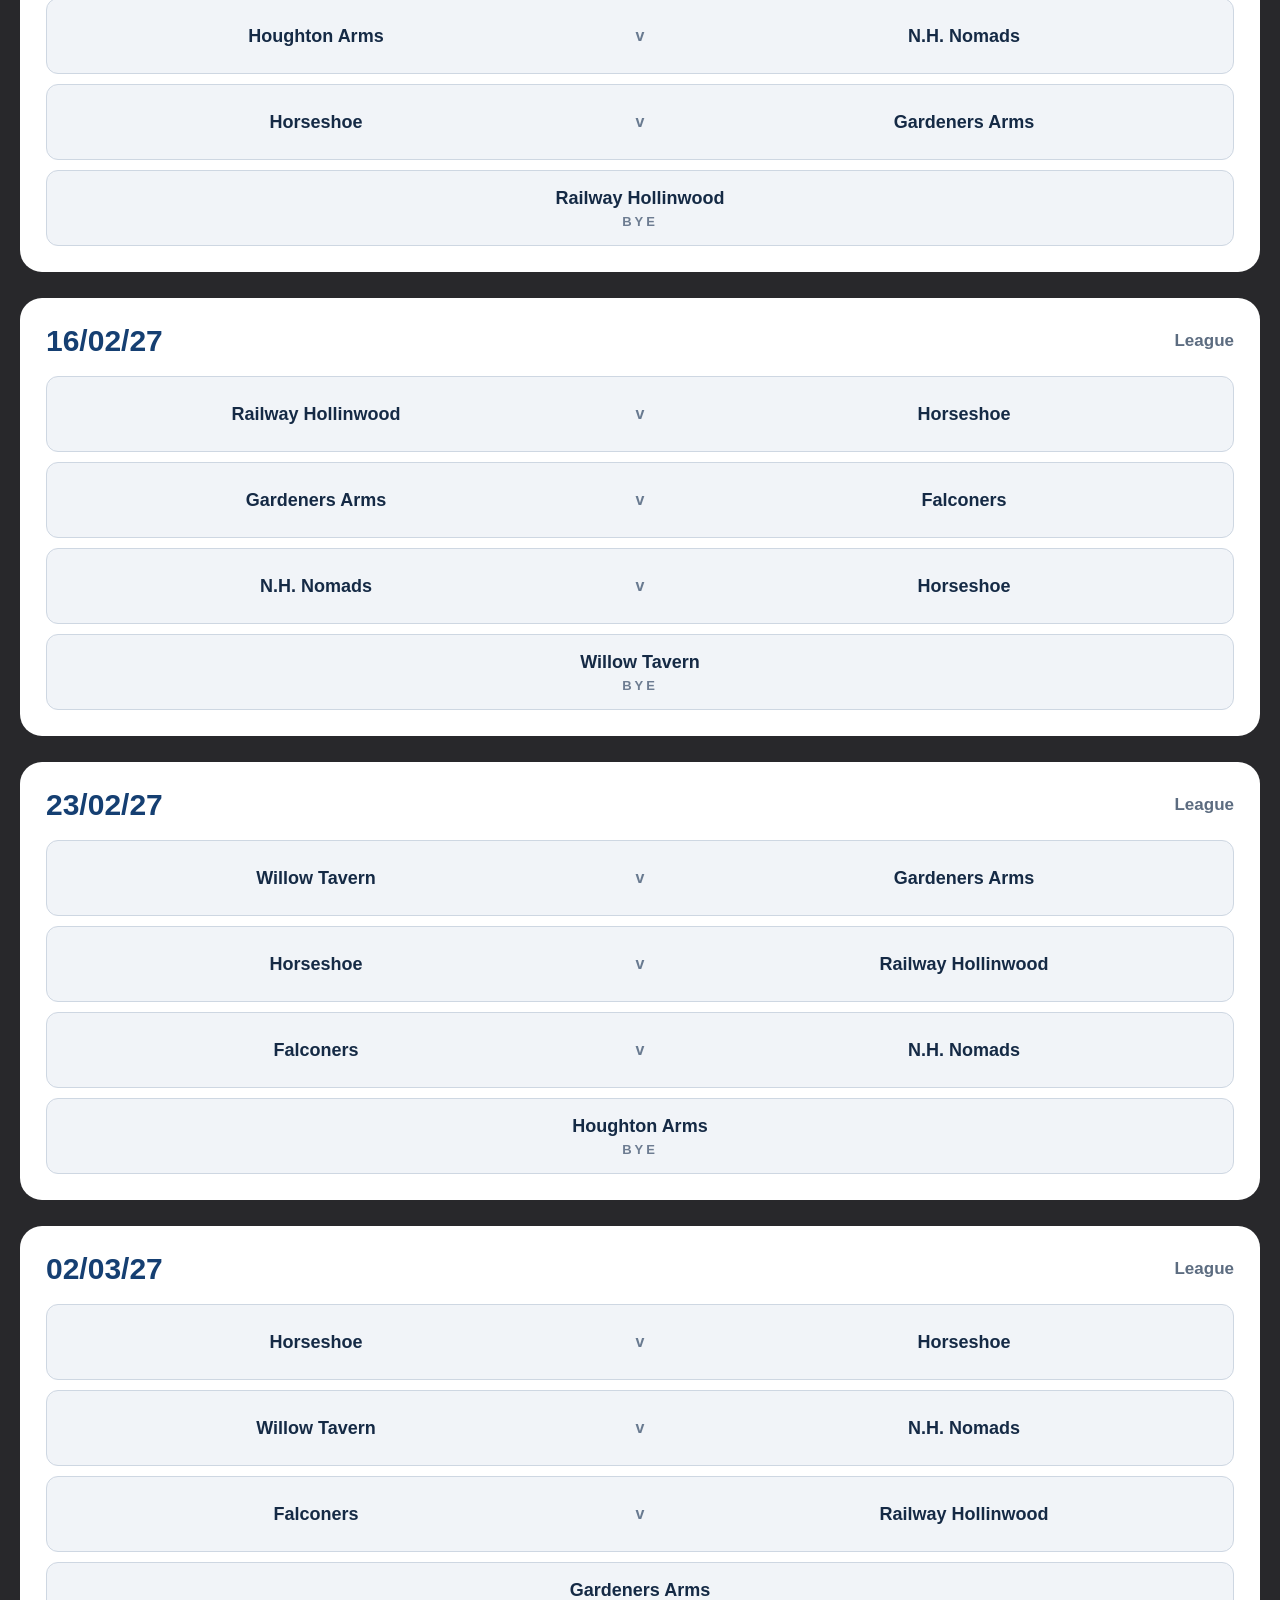
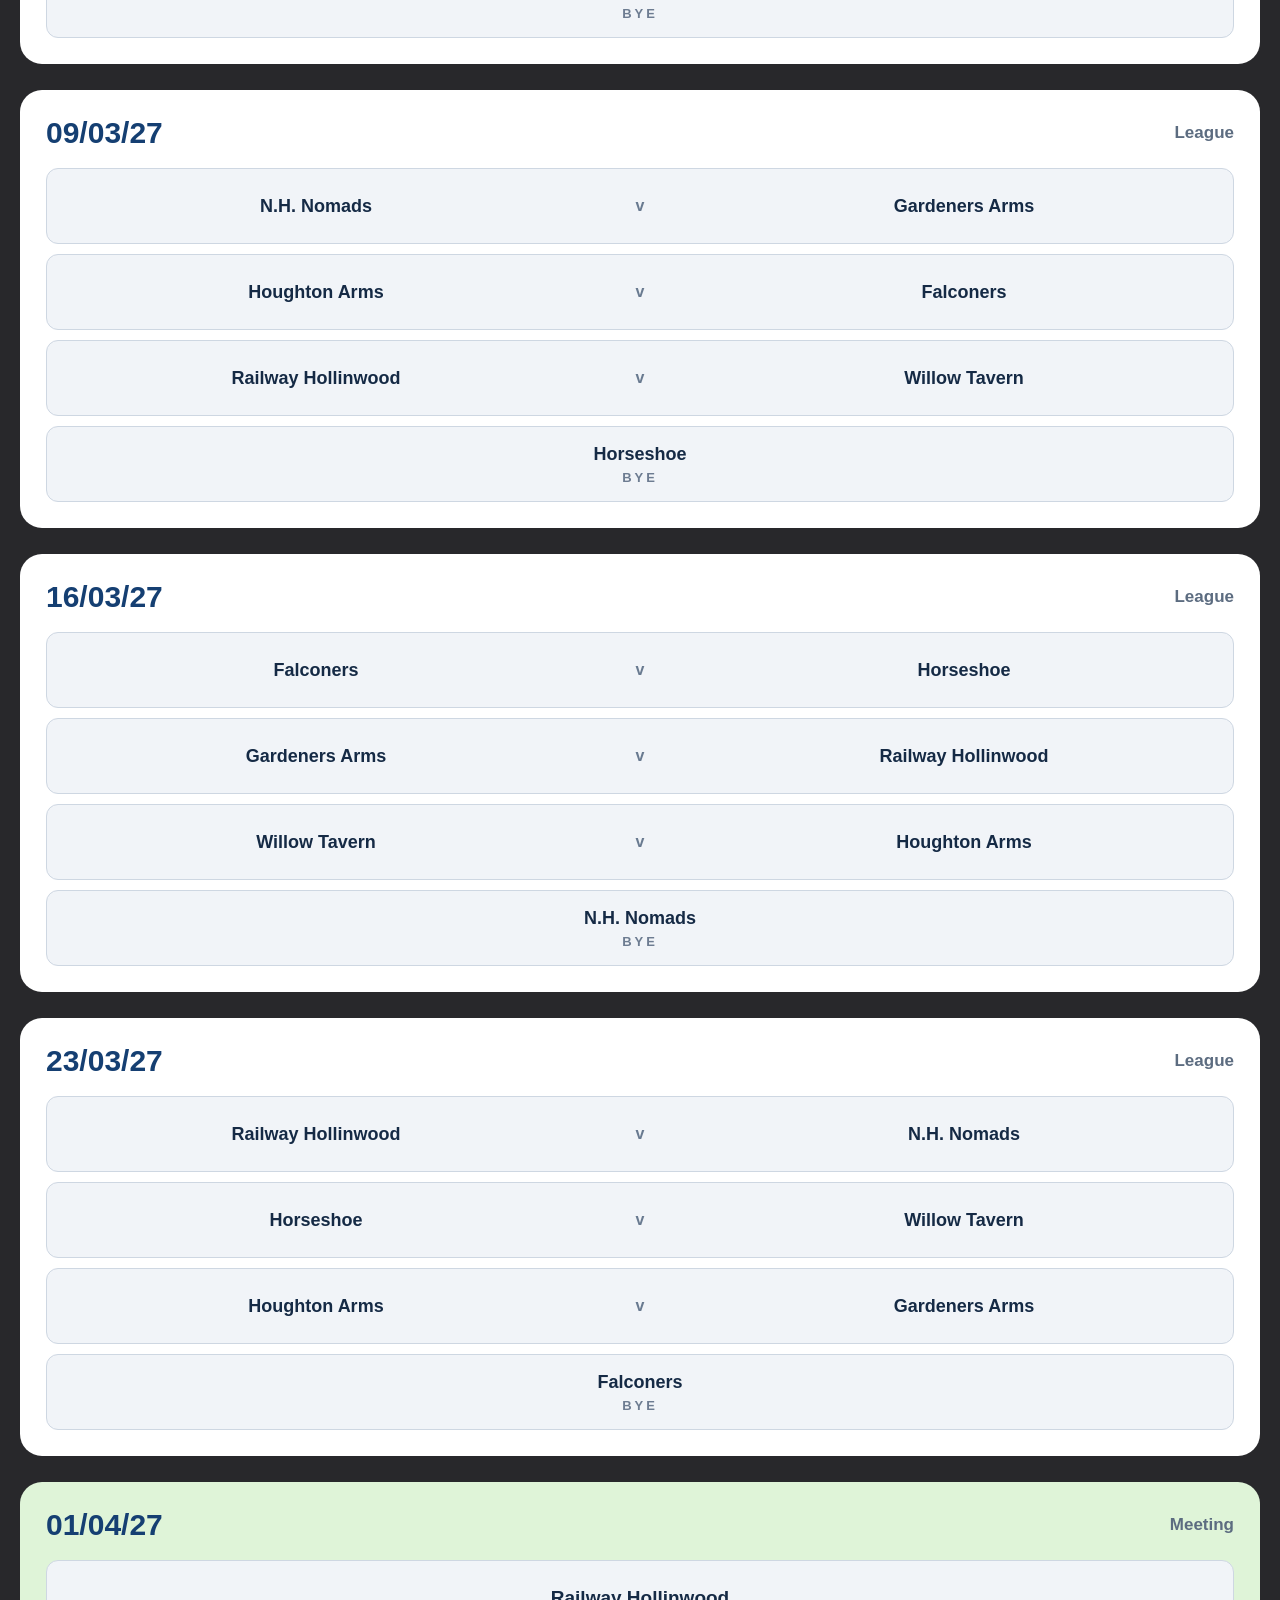
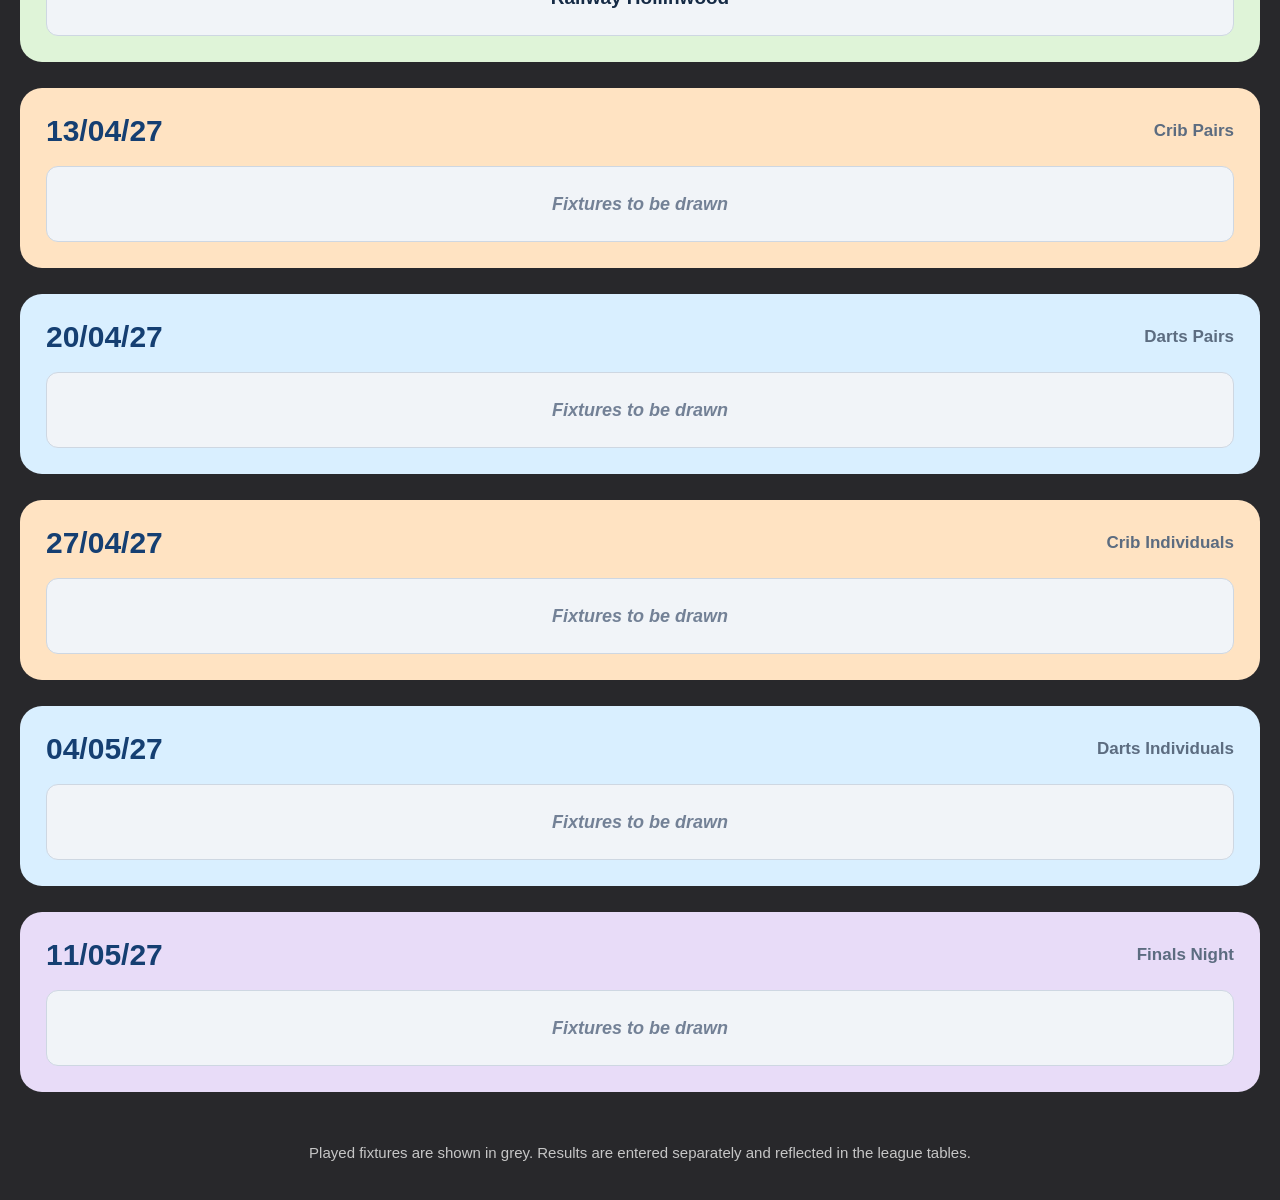
<file: fixtures.html>
<!DOCTYPE html>
<html lang="en">

<head>

    <meta charset="UTF-8">

    <meta
        name="viewport"
        content="width=device-width, initial-scale=1.0"
    >

    <title>
        Failsworth Darts & Crib League Fixtures
    </title>

    <link
        rel="stylesheet"
        href="styles.css"
    >

</head>


<body class="fixtures-page">


    <header class="site-header">

        <p class="eyebrow">
            LEAGUE FIXTURES
        </p>

        <h1>
            Failsworth Darts & Crib League
        </h1>


        <nav class="top-nav">

            <a
                href="index.html"
                class="fixtures-button active"
            >
                Fixtures
            </a>

            <a
                href="tables.html"
                class="tables-button"
            >
                Tables
            </a>

        </nav>


        <p
            id="updated"
            class="updated"
        >
            Loading fixtures...
        </p>

    </header>


    <main class="page-wrap">

        <div id="fixtures"></div>

    </main>


    <footer class="site-footer">

        Played fixtures are shown in grey.
        Results are entered separately and reflected
        in the league tables.

    </footer>


     <script src="app.js?v=4"></script>

</body>

</html>
</file>
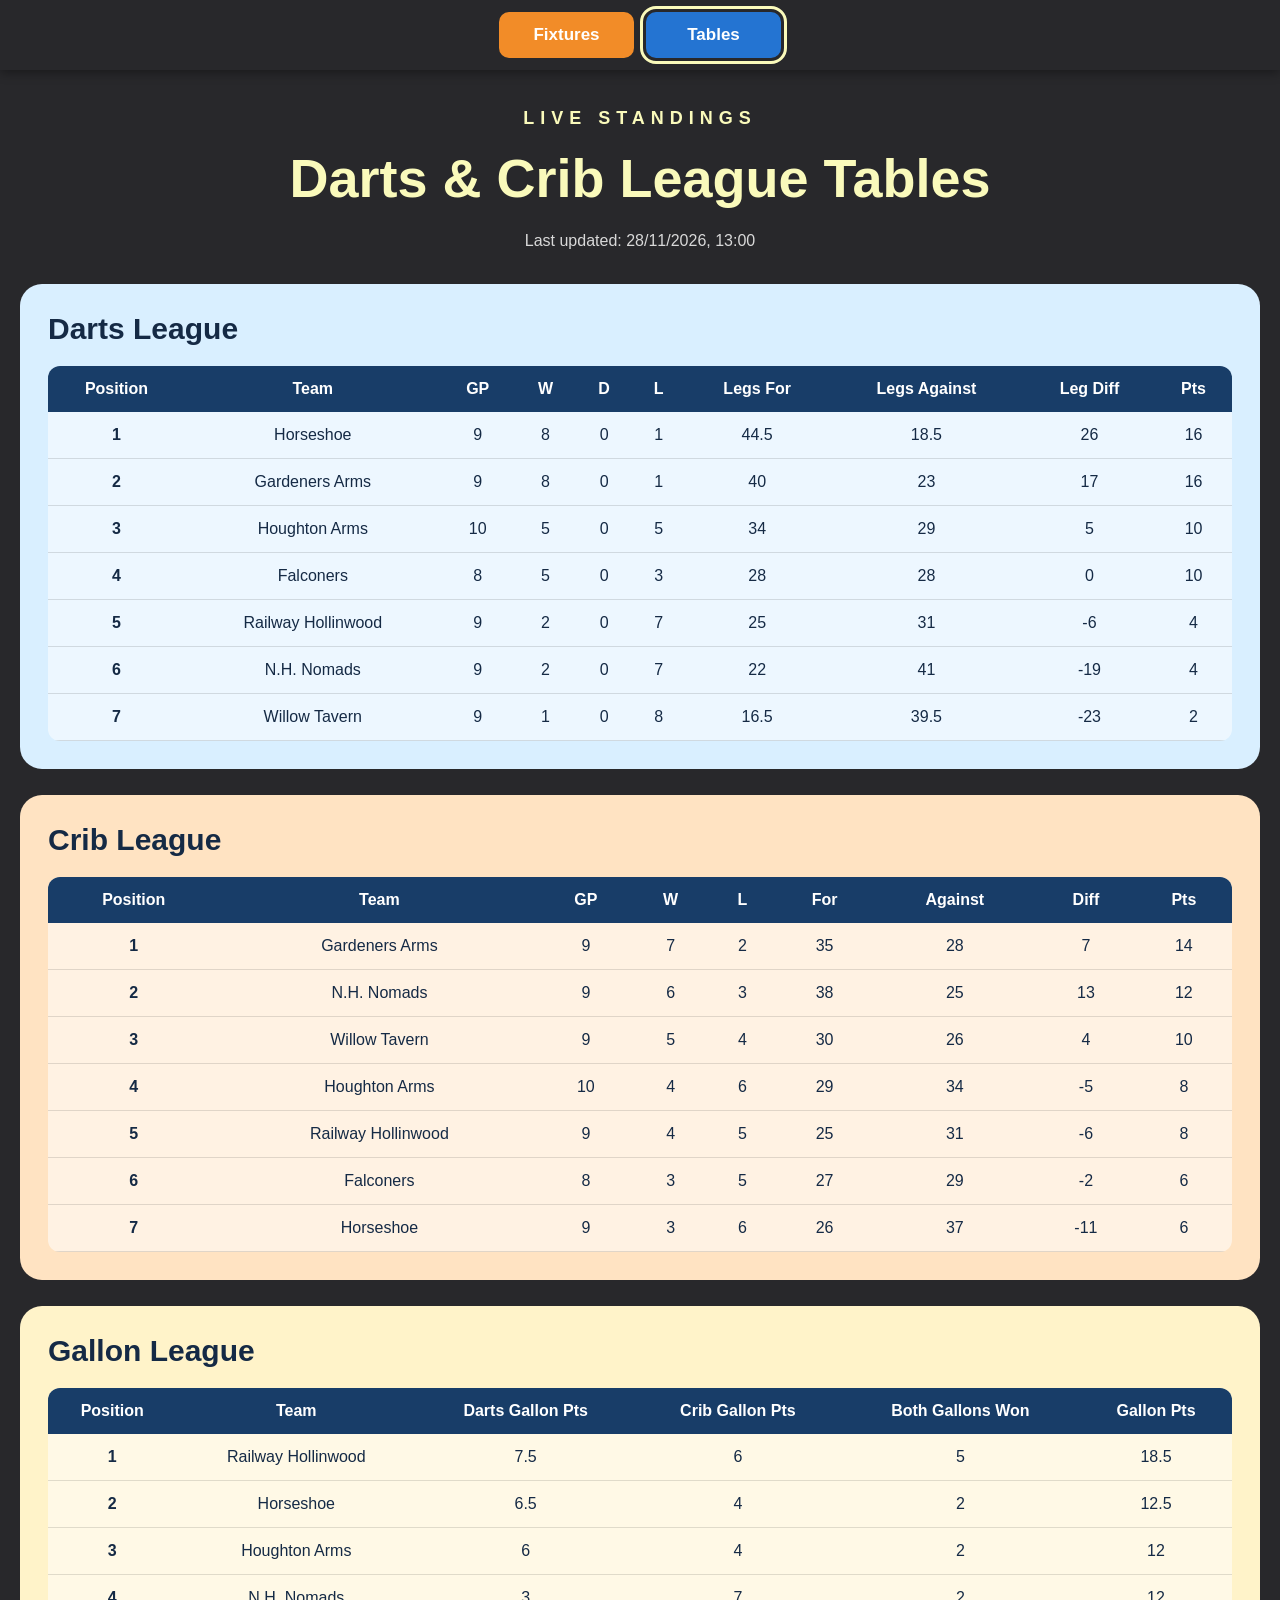
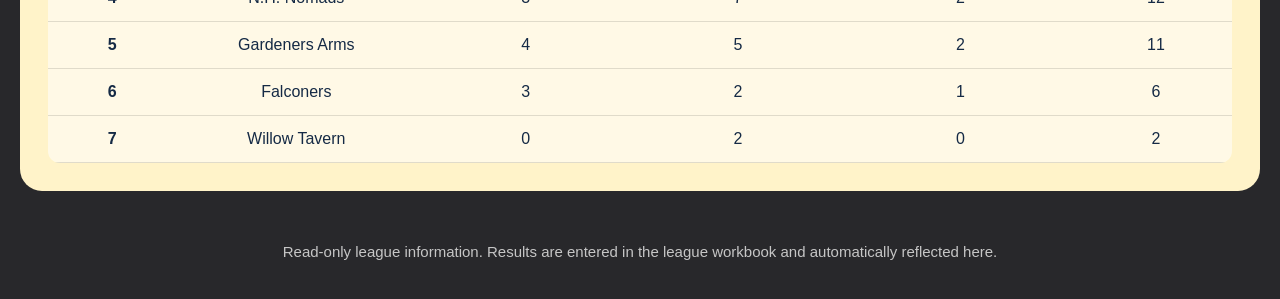
<file: tables.html>
<!DOCTYPE html>
<html lang="en">

<head>
    <meta charset="UTF-8">

    <meta
        name="viewport"
        content="width=device-width, initial-scale=1.0"
    >

    <title>
        Failsworth Darts & Crib League Tables
    </title>

    <link
        rel="stylesheet"
        href="styles.css?v=5"
    >
</head>


<body class="tables-page">

    <header class="site-header">

        <p class="eyebrow">
            LIVE STANDINGS
        </p>

        <h1>
            Darts & Crib League Tables
        </h1>

        <nav class="top-nav">
            <a
                href="index.html"
                class="fixtures-button"
            >
                Fixtures
            </a>

            <a
                href="tables.html"
                class="tables-button active"
            >
                Tables
            </a>
        </nav>

        <p
            id="updated"
            class="updated"
        >
            Loading league tables...
        </p>

    </header>


    <main class="page-wrap">


        <!-- DARTS TABLE -->

        <section class="panel darts-table-panel">

            <h2>
                Darts League
            </h2>

            <div class="table-wrap">

                <table id="dartsTable"></table>

            </div>

        </section>



        <!-- CRIB TABLE -->

        <section class="panel crib-table-panel">

            <h2>
                Crib League
            </h2>

            <div class="table-wrap">

                <table id="cribTable"></table>

            </div>

        </section>



        <!-- GALLON TABLE -->

        <section class="panel gallon-table-panel">

            <h2>
                Gallon League
            </h2>

            <div class="table-wrap">

                <table id="gallonTable"></table>

            </div>

        </section>


    </main>


    <footer class="site-footer">

        Read-only league information.
        Results are entered in the league workbook
        and automatically reflected here.

    </footer>


    <script src="app.js?v=4"></script>

</body>

</html>
</file>
<file: styles.css>
/* =========================================================
   FAILSWORTH DARTS & CRIB LEAGUE
   COMPLETE WEBSITE STYLESHEET
   ========================================================= */


/* =========================================================
   COLOUR SETTINGS

   Change the colours below to customise the website.
   ========================================================= */

:root {

    /* MAIN WEBSITE BACKGROUND */

    --background: #28282B;


    /* GENERAL TEXT */

    --text-dark: #152a45;

    --text-light: #ffffff;

    --muted-text: #7d8998;


    /* MAIN YELLOW HEADINGS */

    --heading-yellow: #fafabb;


    /* FIXTURES NAVIGATION BUTTON */

    --fixtures-orange: #f28c28;

    --fixtures-orange-hover: #ff9f3f;


    /* TABLES NAVIGATION BUTTON */

    --tables-blue: #2474d2;

    --tables-blue-hover: #3487e8;


    /* DARTS COLOURS

       Darts League
       Darts Cup
       Darts Cup Semi
       Darts Cup Final
       Darts Pairs
       Darts Individuals
    */

    --darts-pale: #d9efff;


    /* CRIB COLOURS

       Crib League
       Crib Cup
       Crib Cup Semi
       Crib Cup Final
       Crib Pairs
       Crib Individuals
    */

    --crib-pale: #ffe3c2;


    /* MEETING COLOUR */

    --meeting-pale: #dff4d8;


    /* FINALS NIGHT COLOUR */

    --finals-pale: #e8dcf8;


    /* GENERAL CUP COLOUR */

    --general-cup-pale: #fff2bf;


    /* GALLON TABLE COLOUR */

    --gallon-pale: #fff3c9;


    /* ORDINARY LEAGUE FIXTURE CARD */

    --league-card: #ffffff;


    /* NORMAL FIXTURE ROW */

    --fixture-row: #f1f4f8;


    /* PLAYED FIXTURE */

    --played-row: #bbbbbb;


    /* BORDERS */

    --border: #ced7e2;


    /* CUP GROUP HEADING COLOUR */

    --cup-heading: #153f72;

}


/* =========================================================
   RESET
   ========================================================= */

* {

    box-sizing: border-box;

}

html {

    margin: 0;

    padding: 0;

}

body {

    margin: 0;

    padding: 0;

    min-height: 100vh;

    font-family: Arial, Helvetica, sans-serif;

    background: var(--background);

    color: var(--text-light);

}


/* =========================================================
   HEADER
   ========================================================= */

.site-header {

    width: 100%;

    max-width: 1400px;

    margin: 0 auto;

    padding: 38px 20px 28px;

    text-align: center;

}


/* SMALL TEXT ABOVE TITLE */

.eyebrow {

    margin: 0 0 20px;

    color: var(--heading-yellow);

    font-size: 18px;

    font-weight: 800;

    letter-spacing: 6px;

    text-transform: uppercase;

}


/* MAIN WEBSITE TITLE */

h1 {

    margin: 0 auto 20px;

    color: var(--heading-yellow);

    font-size: 54px;

    line-height: 1.1;

    font-weight: 800;

}


/* =========================================================
   NAVIGATION
   ========================================================= */

.top-nav {

    display: flex;

    justify-content: center;

    align-items: center;

    gap: 12px;

    margin: 10px auto 20px;

}

.top-nav a {

    min-width: 135px;

    padding: 13px 26px;

    border-radius: 10px;

    color: #ffffff;

    font-size: 17px;

    font-weight: 800;

    text-decoration: none;

    transition: 0.2s ease;

}


/* FIXTURES BUTTON */

.fixtures-button {

    background: var(--fixtures-orange);

}

.fixtures-button:hover {

    background: var(--fixtures-orange-hover);

}


/* TABLES BUTTON */

.tables-button {

    background: var(--tables-blue);

}

.tables-button:hover {

    background: var(--tables-blue-hover);

}


/* ACTIVE PAGE BUTTON */

.top-nav a.active {

    outline: 3px solid var(--heading-yellow);

    outline-offset: 3px;

}


/* =========================================================
   LAST UPDATED
   ========================================================= */

.updated {

    min-height: 24px;

    margin: 24px 0 0;

    color: #d9d9d9;

    font-size: 16px;

}


/* =========================================================
   MAIN PAGE
   ========================================================= */

.page-wrap {

    width: calc(100% - 40px);

    max-width: 1400px;

    margin: 0 auto;

}


/* =========================================================
   GENERAL PANELS
   ========================================================= */

.panel {

    padding: 28px;

    margin-bottom: 26px;

    border-radius: 22px;

    color: var(--text-dark);

}


/* =========================================================
   TABLE HEADINGS
   ========================================================= */

.panel h2 {

    margin: 0 0 20px;

    font-size: 30px;

    font-weight: 800;

    color: var(--text-dark);

}


/* =========================================================
   DARTS TABLE
   ========================================================= */

.darts-table-panel {

    background: var(--darts-pale);

}


/* =========================================================
   CRIB TABLE
   ========================================================= */

.crib-table-panel {

    background: var(--crib-pale);

}


/* =========================================================
   GALLON TABLE
   ========================================================= */

.gallon-table-panel {

    background: var(--gallon-pale);

}


/* =========================================================
   TABLES
   ========================================================= */

.table-wrap {

    width: 100%;

    overflow-x: auto;

    border-radius: 12px;

}

table {

    width: 100%;

    border-collapse: collapse;

    background: rgba(255, 255, 255, 0.55);

    color: var(--text-dark);

}


/* TABLE HEADER */

thead {

    background: #183d68;

    color: #ffffff;

}

th {

    padding: 14px 12px;

    font-size: 16px;

    font-weight: 800;

    text-align: center;

    white-space: nowrap;

}


/* TABLE CELLS */

td {

    padding: 14px 12px;

    border-bottom: 1px solid rgba(0, 0, 0, 0.12);

    font-size: 16px;

    text-align: center;

}


/* TEAM NAME */

td:first-child {

    font-weight: 800;

}


/* =========================================================
   FIXTURE DATE CARD
   ========================================================= */

.fixture-week {

    margin-bottom: 26px;

    padding: 26px;

    border-radius: 22px;

    color: var(--text-dark);

}


/* =========================================================
   ORDINARY LEAGUE FIXTURES
   ========================================================= */

.league-fixture {

    background: var(--league-card);

}


/* =========================================================
   DARTS CUP / DARTS PAIRS / DARTS INDIVIDUALS
   ========================================================= */

.darts-cup-fixture {

    background: var(--darts-pale);

}


/* =========================================================
   CRIB CUP / CRIB PAIRS / CRIB INDIVIDUALS
   ========================================================= */

.crib-cup-fixture {

    background: var(--crib-pale);

}


/* =========================================================
   GENERIC CUP ROUNDS
   ========================================================= */

.general-cup-fixture {

    background: var(--general-cup-pale);

}


/* =========================================================
   MEETINGS
   ========================================================= */

.meeting-fixture {

    background: var(--meeting-pale);

}


/* =========================================================
   FINALS NIGHT
   ========================================================= */

.finals-fixture {

    background: var(--finals-pale);

}


/* =========================================================
   FIXTURE DATE + TYPE
   ========================================================= */

.fixture-week-heading {

    display: flex;

    justify-content: space-between;

    align-items: center;

    gap: 20px;

    margin-bottom: 18px;

}

.fixture-week-heading h2 {

    margin: 0;

    color: #153f72;

    font-size: 30px;

    font-weight: 900;

}

.fixture-type {

    color: #5c6c80;

    font-size: 17px;

    font-weight: 800;

    text-align: right;

}


/* =========================================================
   FIXTURE LIST
   ========================================================= */

.fixture-list {

    display: flex;

    flex-direction: column;

    gap: 10px;

}


/* =========================================================
   MAIN CUP AND SUB CUP GROUPS
   ========================================================= */

.cup-group {

    display: flex;

    flex-direction: column;

    gap: 10px;

    width: 100%;

}

.cup-group + .cup-group {

    margin-top: 12px;

}

.cup-group-heading {

    width: 100%;

    margin: 0;

    padding: 8px 0;

    color: var(--cup-heading);

    font-size: 22px;

    font-weight: 900;

    text-align: center;

}


/* =========================================================
   NORMAL FIXTURE ROW
   ========================================================= */

.fixture-row {

    display: grid;

    grid-template-columns:

        minmax(0, 1fr)

        150px

        minmax(0, 1fr);

    align-items: center;

    width: 100%;

    min-height: 76px;

    padding: 14px 20px;

    border: 1px solid var(--border);

    border-radius: 12px;

    background: var(--fixture-row);

}


/* TEAM NAMES */

.fixture-team {

    width: 100%;

    color: var(--text-dark);

    font-size: 18px;

    font-weight: 800;

    text-align: center;

}

.home-team {

    text-align: center;

}

.away-team {

    text-align: center;

}


/* =========================================================
   FIXTURE V + VENUE NOTE
   ========================================================= */

.fixture-v {

    color: #697a90;

    font-weight: 800;

    text-align: center;

    display: flex;

    flex-direction: column;

    justify-content: center;

    align-items: center;

    overflow: visible;

}

.fixture-v-text {

    line-height: 1;

}

.fixture-note {

    margin-top: 5px;

    color: #697a90;

    font-size: 13px;

    font-weight: 700;

    line-height: 1.15;

    text-align: center;

    white-space: nowrap;

}


/* =========================================================
   BYE

   CENTRED ACROSS THE WHOLE FIXTURE
   ========================================================= */

.fixture-row.bye {

    display: flex;

    flex-direction: column;

    justify-content: center;

    align-items: center;

    text-align: center;

}

.bye-team {

    width: 100%;

    color: var(--text-dark);

    font-size: 18px;

    font-weight: 800;

    text-align: center;

}

.bye-label {

    width: 100%;

    margin-top: 5px;

    color: #6d7c91;

    font-size: 13px;

    font-weight: 900;

    letter-spacing: 3px;

    text-align: center;

}


/* =========================================================
   MEETING LOCATION
   ========================================================= */

.fixture-row.meeting-row {

    display: flex;

    justify-content: center;

    align-items: center;

    text-align: center;

}

.meeting-location {

    width: 100%;

    color: var(--text-dark);

    font-size: 19px;

    font-weight: 800;

    text-align: center;

}


/* =========================================================
   FIXTURES TO BE DRAWN
   ========================================================= */

.fixture-row.empty-fixture {

    display: flex;

    justify-content: center;

    align-items: center;

    text-align: center;

}

.empty-fixture-text {

    width: 100%;

    color: #738196;

    font-size: 18px;

    font-weight: 800;

    font-style: italic;

    text-align: center;

}


/* =========================================================
   PLAYED FIXTURES

   Change --played-row at the top to alter the grey colour.
   ========================================================= */

.fixture-row.played {

    background: var(--played-row);

    border-color: #999999;

    opacity: 0.58;

}


/* =========================================================
   FOOTER
   ========================================================= */

.site-footer {

    width: calc(100% - 30px);

    max-width: 1400px;

    margin: 30px auto 0;

    padding: 20px 10px 35px;

    color: #c6c6c6;

    font-size: 15px;

    line-height: 1.5;

    text-align: center;

}


/* =========================================================
   TABLET
   ========================================================= */

@media (max-width: 900px) {

    h1 {

        font-size: 42px;

    }

    .page-wrap {

        width: calc(100% - 24px);

    }

    .panel,
    .fixture-week {

        padding: 22px;

    }

}


/* =========================================================
   MOBILE PHONE
   ========================================================= */

@media (max-width: 600px) {


    /* HEADER */

    .site-header {

        padding: 28px 16px 20px;

    }

    .eyebrow {

        font-size: 13px;

        letter-spacing: 4px;

        margin-bottom: 16px;

    }

    h1 {

        font-size: 32px;

        line-height: 1.15;

    }


    /* NAVIGATION BUTTONS */

    .top-nav {

        width: 100%;

        gap: 10px;

    }

    .top-nav a {

        flex: 1 1 0;

        min-width: 0;

        max-width: 180px;

        padding: 11px 10px;

        font-size: 15px;

    }


    /* UPDATED */

    .updated {

        margin-top: 18px;

        font-size: 13px;

    }


    /* PAGE */

    .page-wrap {

        width: calc(100% - 16px);

    }


    /* CARDS */

    .panel,
    .fixture-week {

        padding: 16px;

        margin-bottom: 16px;

        border-radius: 17px;

    }


    /* TABLE TITLES */

    .panel h2 {

        font-size: 24px;

    }


    /* TABLES */

    .table-wrap {

        overflow-x: auto;

    }

    table {

        min-width: 650px;

    }

    th,
    td {

        padding: 10px 7px;

        font-size: 13px;

    }


    /* FIXTURE HEADER */

    .fixture-week-heading {

        gap: 10px;

        margin-bottom: 14px;

    }

    .fixture-week-heading h2 {

        font-size: 23px;

    }

    .fixture-type {

        max-width: 48%;

        font-size: 14px;

    }


    /* MAIN CUP AND SUB CUP HEADINGS */

    .cup-group-heading {

        font-size: 18px;

        padding: 6px 0;

    }

    .cup-group {

        gap: 8px;

    }

    .cup-group + .cup-group {

        margin-top: 8px;

    }


    /* FIXTURE ROW */

    .fixture-row {

        grid-template-columns:

            minmax(0, 1fr)

            120px

            minmax(0, 1fr);

        min-height: 68px;

        padding: 10px 7px;

    }


    /* GROUPED CUP FIXTURE ROWS

       Smaller centre column as Main and Sub are now
       displayed as headings instead of fixture notes.
    */

    .cup-group .fixture-row:not(:has(.fixture-note)) {

        grid-template-columns:

            minmax(0, 1fr)

            26px

            minmax(0, 1fr);

    }


    /* TEAM NAMES */

    .fixture-team {

        font-size: 15px;

        line-height: 1.2;

    }

    .fixture-v {

        font-size: 13px;

    }

    .fixture-note {

        margin-top: 4px;

        font-size: 11px;

    }


    /* BYE AND MEETING */

    .bye-team,
    .meeting-location {

        font-size: 16px;

    }

    .empty-fixture-text {

        font-size: 16px;

    }

    .bye-label {

        font-size: 11px;

    }


    /* FOOTER */

    .site-footer {

        font-size: 13px;

    }

}


/* =========================================================
   VERY SMALL PHONES
   ========================================================= */

@media (max-width: 390px) {

    h1 {

        font-size: 28px;

    }

    .fixture-week-heading h2 {

        font-size: 21px;

    }

    .fixture-type {

        font-size: 13px;

    }

    .fixture-team {

        font-size: 14px;

    }

    .cup-group-heading {

        font-size: 17px;

    }

}


/* =========================================================
   ALWAYS-VISIBLE FIXTURES / TABLES NAVIGATION
   ========================================================= */

.top-nav {

    position: fixed !important;

    top: 0 !important;

    left: 0 !important;

    width: 100% !important;

    z-index: 9999 !important;

    display: flex !important;

    justify-content: center !important;

    align-items: center !important;

    gap: 12px !important;

    margin: 0 !important;

    padding: 12px 15px !important;

    background: #28282B !important;

    box-shadow: 0 3px 10px rgba(0, 0, 0, 0.35);

}


/* Prevent the fixed navigation covering the top of the page */

body {

    padding-top: 70px;

}
</file>
